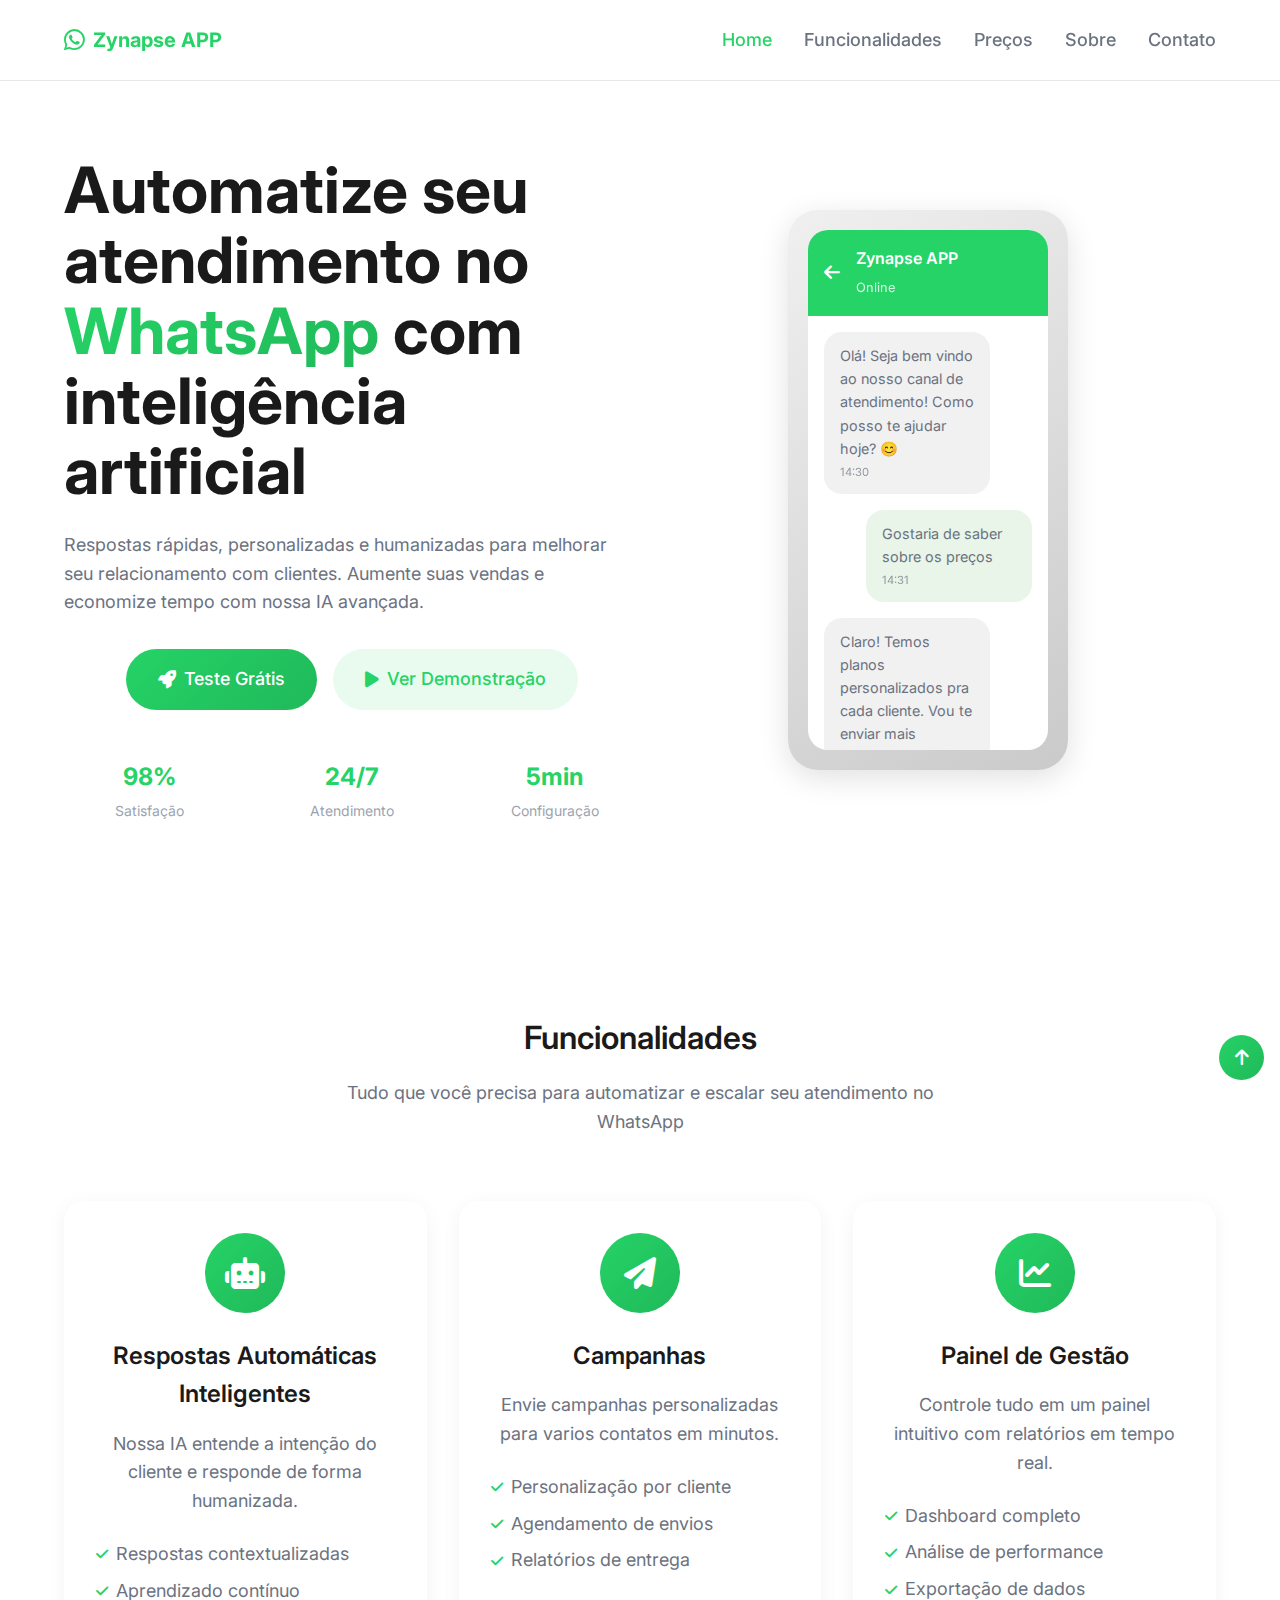
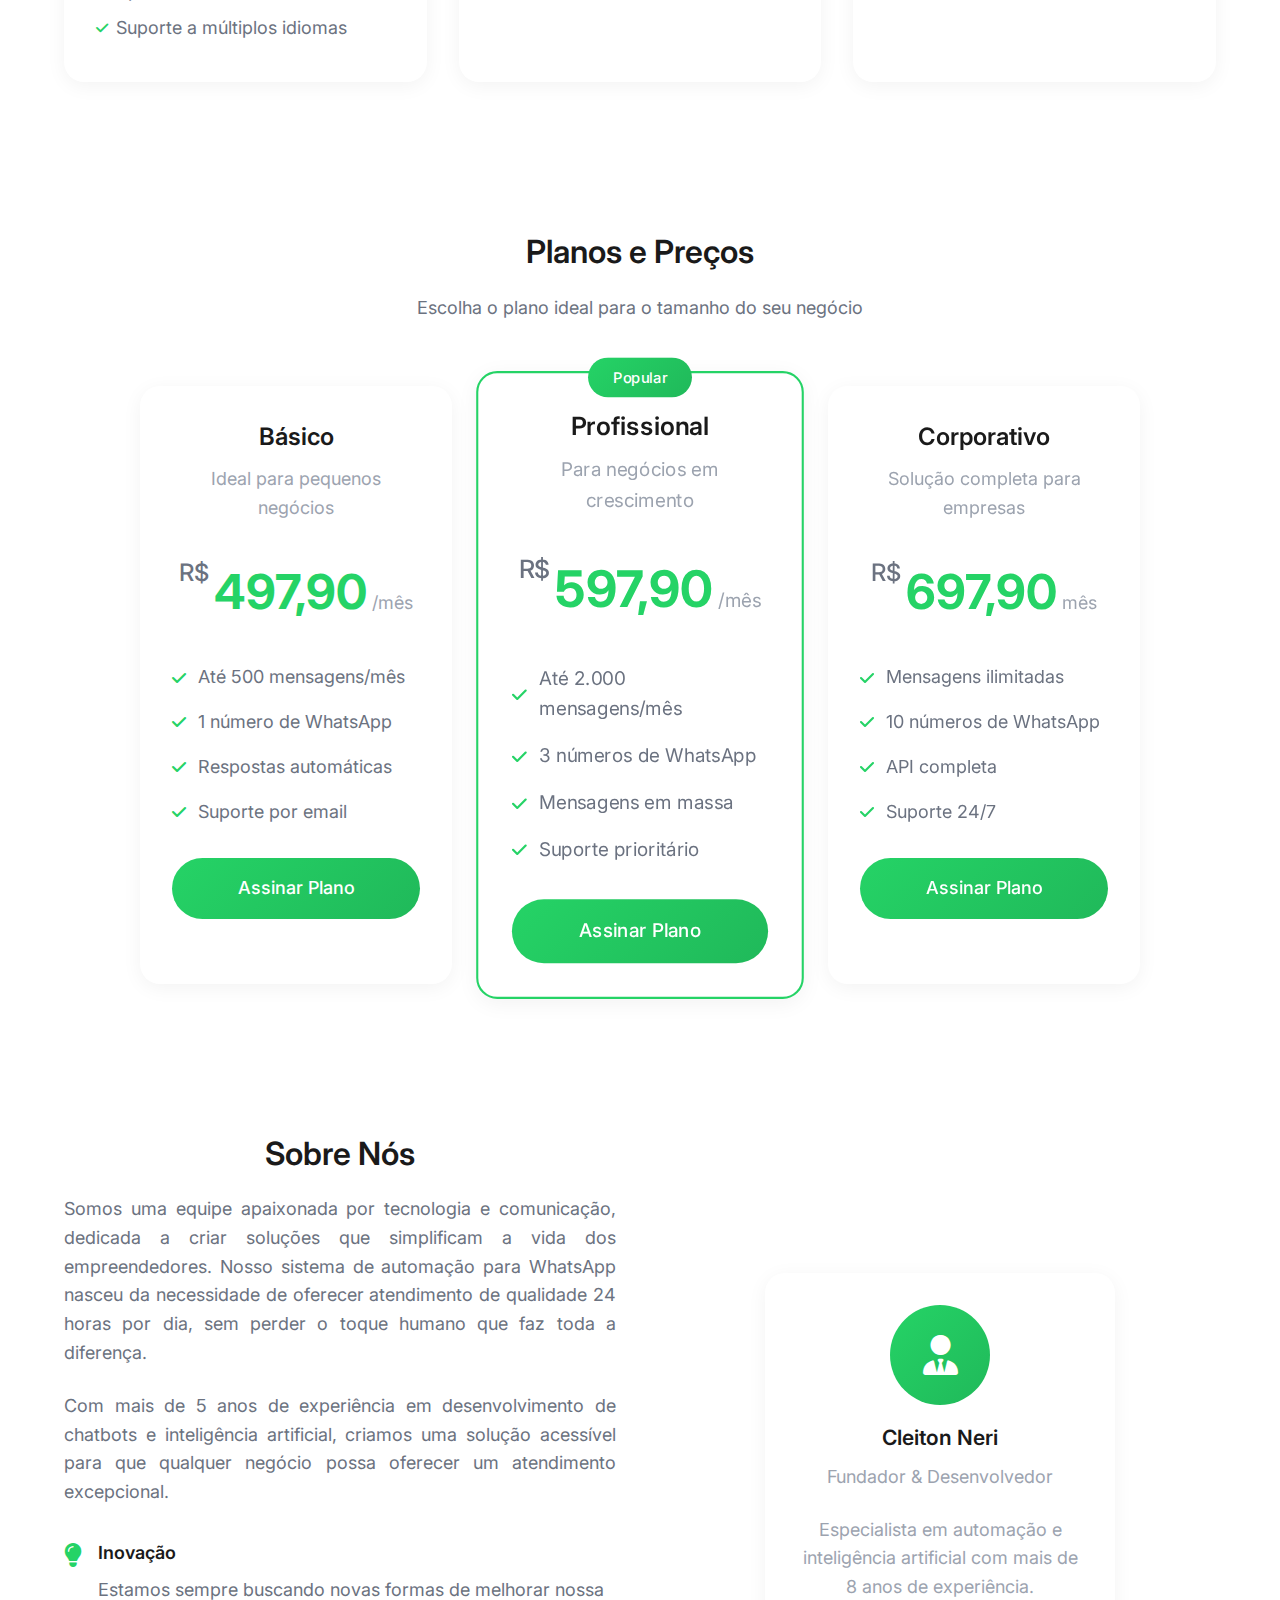
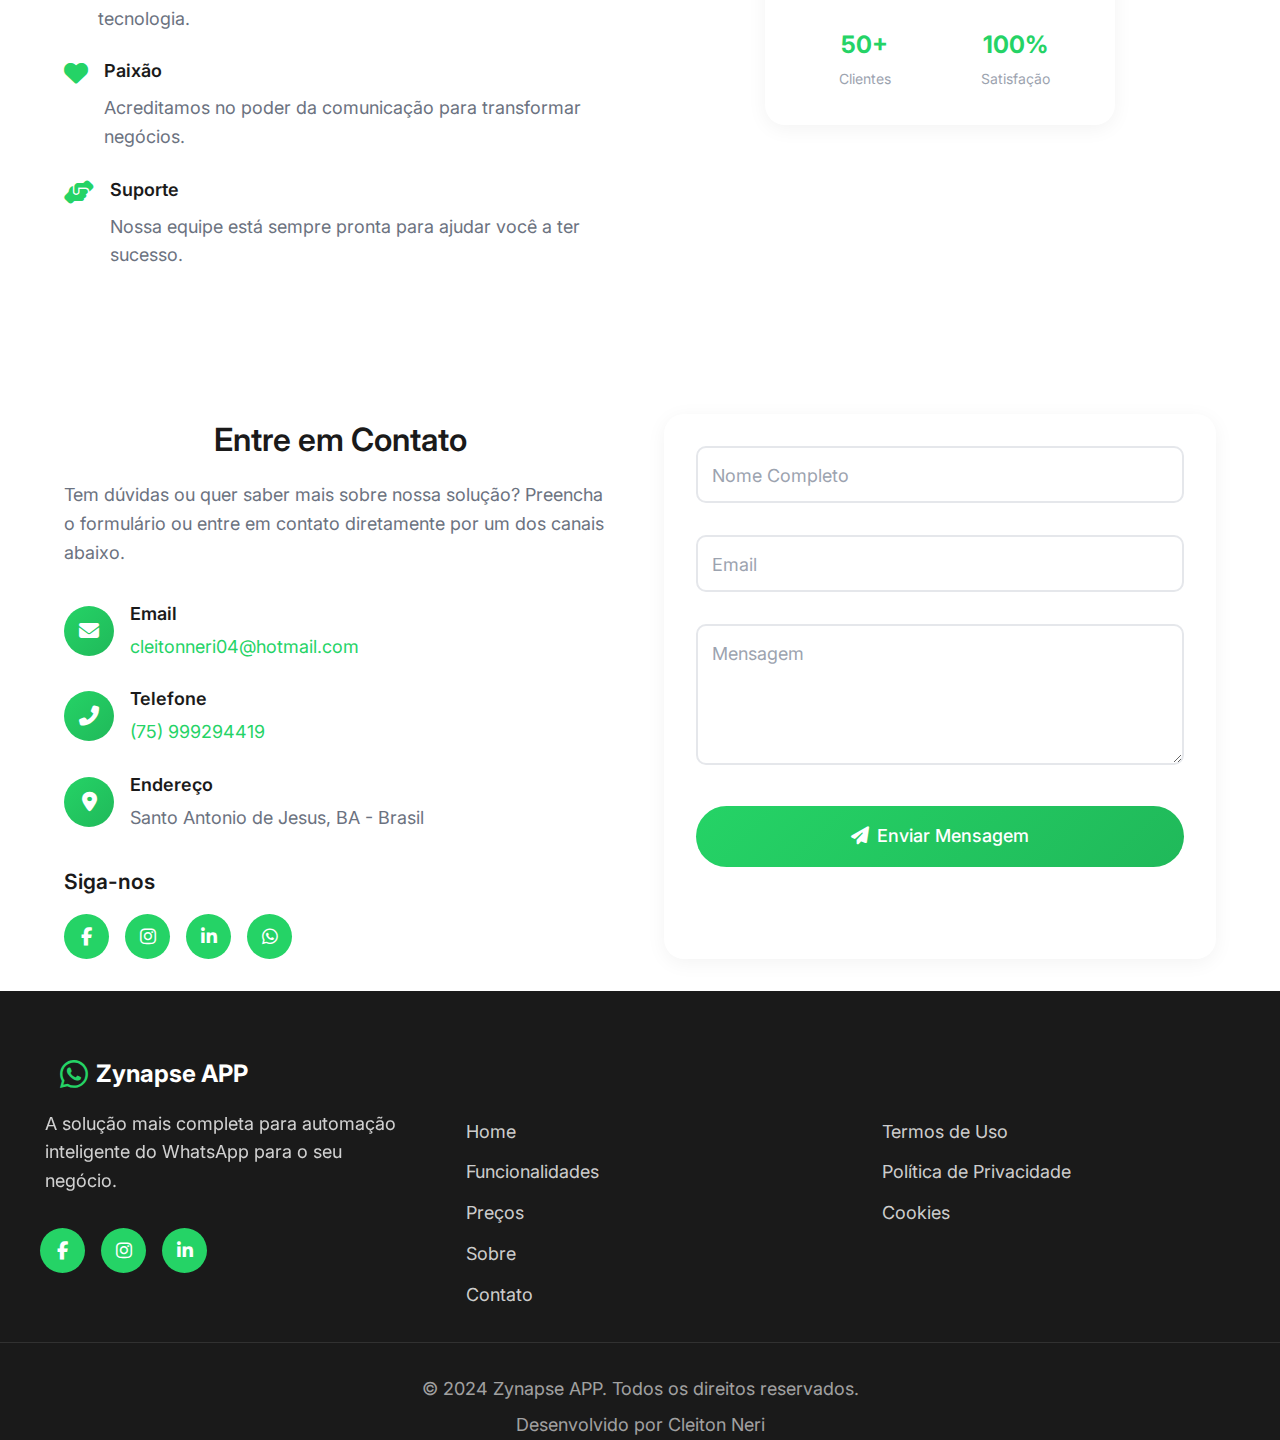
<file: index.html>
<!DOCTYPE html>
<html lang="pt-BR">
<head>
    <meta charset="UTF-8">
    <meta name="viewport" content="width=device-width, initial-scale=1.0">
    <title>Automação Inteligente para WhatsApp - IA Personalizada</title>
    <meta name="description" content="Automatize seu atendimento no WhatsApp com inteligência artificial. Respostas humanizadas, envio em massa e painel de gestão completo.">
    <meta name="keywords" content="automação whatsapp, chatbot whatsapp, inteligência artificial, atendimento automatizado, mensagens em massa">
    
    <!-- Google Fonts -->
    <link href="https://fonts.googleapis.com/css2?family=Inter:wght@400;500;600;700&display=swap" rel="stylesheet">
    
    <!-- Font Awesome -->
    <link href="https://cdnjs.cloudflare.com/ajax/libs/font-awesome/6.4.0/css/all.min.css" rel="stylesheet">
    
    <!-- CSS -->
    <link rel="stylesheet" href="css/styles.css">
</head>
<body>
    <!-- Header -->
    <header class="header">
        <nav class="nav container">
            <div class="nav__logo">
                <i class="fab fa-whatsapp"></i>
                <span>Zynapse APP</span>
            </div>
            <div class="nav__menu" id="nav-menu">
                <ul class="nav__list">
                    <li class="nav__item">
                        <a href="#home" class="nav__link active">Home</a>
                    </li>
                    <li class="nav__item">
                        <a href="#funcionalidades" class="nav__link">Funcionalidades</a>
                    </li>
                    <li class="nav__item">
                        <a href="#precos" class="nav__link">Preços</a>
                    </li>
                    <li class="nav__item">
                        <a href="#sobre" class="nav__link">Sobre</a>
                    </li>
                    <li class="nav__item">
                        <a href="#contato" class="nav__link">Contato</a>
                    </li>
                </ul>
                <div class="nav__close" id="nav-close">
                    <i class="fas fa-times"></i>
                </div>
            </div>
            <div class="nav__toggle" id="nav-toggle">
                <i class="fas fa-bars"></i>
            </div>
        </nav>
    </header>

    <!-- Main -->
    <main class="main">
        <!-- Home -->
        <section class="home section" id="home">
            <div class="home__container container grid">
                <div class="home__data">
                    <h1 class="home__title">
                        Automatize seu atendimento no 
                        <span class="gradient-text">WhatsApp</span> 
                        com inteligência artificial
                    </h1>
                    <p class="home__description">
                        Respostas rápidas, personalizadas e humanizadas para melhorar seu relacionamento com clientes. 
                        Aumente suas vendas e economize tempo com nossa IA avançada.
                    </p>
                    <div class="home__buttons">
                        <a href="https://wa.me/5575999294419?text=Ol%C3%A1%21%20Gostaria%20de%20experimentar%20o%20teste%20gr%C3%A1tis%20da%20automa%C3%A7%C3%A3o%20de%20WhatsApp." target="_blank" class="button">
                            <i class="fas fa-rocket"></i>
                            Teste Grátis
                        </a>
                        <a href="https://wa.me/5575999294419?text=Ol%C3%A1%21%20Gostaria%20de%20ver%20uma%20demonstra%C3%A7%C3%A3o%20da%20automa%C3%A7%C3%A3o%20de%20WhatsApp." target="_blank" class="button button--ghost">
                            <i class="fas fa-play"></i>
                            Ver Demonstração
                        </a>
                    </div>
                    <div class="home__stats">
                        <div class="stat">
                            <span class="stat__number">98%</span>
                            <span class="stat__text">Satisfação</span>
                        </div>
                        <div class="stat">
                            <span class="stat__number">24/7</span>
                            <span class="stat__text">Atendimento</span>
                        </div>
                        <div class="stat">
                            <span class="stat__number">5min</span>
                            <span class="stat__text">Configuração</span>
                        </div>
                    </div>
                </div>
                <div class="home__img">
                    <div class="phone-mockup">
                        <div class="phone-screen">
                            <div class="chat-header">
                                <i class="fas fa-arrow-left"></i>
                                <div class="chat-info">
                                    <h4>Zynapse APP</h4>
                                    <span>Online</span>
                                </div>
                            </div>
                            <div class="chat-messages">
                                <div class="message received">
                                    <p>Olá! Seja bem vindo ao nosso canal de atendimento! Como posso te ajudar hoje? 😊</p>
                                    <span class="time">14:30</span>
                                </div>
                                <div class="message sent">
                                    <p>Gostaria de saber sobre os preços</p>
                                    <span class="time">14:31</span>
                                </div>
                                <div class="message received">
                                    <p>Claro! Temos planos personalizados pra cada cliente. Vou te enviar mais detalhes</p>
                                    <span class="time">14:31</span>
                                </div>
                                <div class="typing-indicator">
                                    <span></span>
                                    <span></span>
                                    <span></span>
                                </div>
                            </div>
                        </div>
                    </div>
                </div>
            </div>
        </section>

        <!-- Funcionalidades -->
        <section class="section" id="funcionalidades">
            <div class="container">
                <div class="section__header">
                    <h2 class="section__title">Funcionalidades</h2>
                    <p class="section__description">
                        Tudo que você precisa para automatizar e escalar seu atendimento no WhatsApp
                    </p>
                </div>
                <div class="features__container grid">
                    <article class="feature__card">
                        <div class="feature__icon">
                            <i class="fas fa-robot"></i>
                        </div>
                        <h3 class="feature__title">Respostas Automáticas Inteligentes</h3>
                        <p class="feature__description">
                            Nossa IA entende a intenção do cliente e responde de forma humanizada.
                        </p>
                        <ul class="feature__list">
                            <li><i class="fas fa-check"></i> Respostas contextualizadas</li>
                            <li><i class="fas fa-check"></i> Aprendizado contínuo</li>
                            <li><i class="fas fa-check"></i> Suporte a múltiplos idiomas</li>
                        </ul>
                    </article>
                    <article class="feature__card">
                        <div class="feature__icon">
                            <i class="fas fa-paper-plane"></i>
                        </div>
                        <h3 class="feature__title">Campanhas</h3>
                        <p class="feature__description">
                            Envie campanhas personalizadas para varios contatos em minutos.
                        </p>
                        <ul class="feature__list">
                            <li><i class="fas fa-check"></i> Personalização por cliente</li>
                            <li><i class="fas fa-check"></i> Agendamento de envios</li>
                            <li><i class="fas fa-check"></i> Relatórios de entrega</li>
                        </ul>
                    </article>
                    <article class="feature__card">
                        <div class="feature__icon">
                            <i class="fas fa-chart-line"></i>
                        </div>
                        <h3 class="feature__title">Painel de Gestão</h3>
                        <p class="feature__description">
                            Controle tudo em um painel intuitivo com relatórios em tempo real.
                        </p>
                        <ul class="feature__list">
                            <li><i class="fas fa-check"></i> Dashboard completo</li>
                            <li><i class="fas fa-check"></i> Análise de performance</li>
                            <li><i class="fas fa-check"></i> Exportação de dados</li>
                        </ul>
                    </article>
                </div>
            </div>
        </section>

        <!-- Preços -->
        <section class="section" id="precos">
            <div class="container">
                <div class="section__header">
                    <h2 class="section__title">Planos e Preços</h2>
                    <p class="section__description">
                        Escolha o plano ideal para o tamanho do seu negócio
                    </p>
                </div>
                <div class="pricing__container grid">
                    <article class="pricing__card">
                        <h3 class="pricing__title">Básico</h3>
                        <p class="pricing__subtitle">Ideal para pequenos negócios</p>
                        <div class="pricing__price">
                            <span class="currency">R$</span>
                            <span class="amount">497,90</span>
                            <span class="period">/mês</span>
                        </div>
                        <ul class="pricing__features">
                            <li><i class="fas fa-check"></i> Até 500 mensagens/mês</li>
                            <li><i class="fas fa-check"></i> 1 número de WhatsApp</li>
                            <li><i class="fas fa-check"></i> Respostas automáticas</li>
                            <li><i class="fas fa-check"></i> Suporte por email</li>
                        </ul>
                        <a href="https://wa.me/5575999294419?text=Ol%C3%A1%21%20Tenho%20interesse%20no%20Plano%20B%C3%A1sico%20de%20R%2497,00%2Fm%C3%AAs." target="_blank" class="button button--full">Assinar Plano</a>
                    </article>
                    <article class="pricing__card pricing__card--popular">
                        <div class="pricing__badge">Popular</div>
                        <h3 class="pricing__title">Profissional</h3>
                        <p class="pricing__subtitle">Para negócios em crescimento</p>
                        <div class="pricing__price">
                            <span class="currency">R$</span>
                            <span class="amount">597,90</span>
                            <span class="period">/mês</span>
                        </div>
                        <ul class="pricing__features">
                            <li><i class="fas fa-check"></i> Até 2.000 mensagens/mês</li>
                            <li><i class="fas fa-check"></i> 3 números de WhatsApp</li>
                            <li><i class="fas fa-check"></i> Mensagens em massa</li>
                            <li><i class="fas fa-check"></i> Suporte prioritário</li>
                        </ul>
                        <a href="https://wa.me/5575999294419?text=Ol%C3%A1%21%20Tenho%20interesse%20no%20Plano%20Profissional%20de%20R%24597,00%2Fm%C3%AAs." target="_blank" class="button button--full">Assinar Plano</a>
                    </article>
                    <article class="pricing__card">
                        <h3 class="pricing__title">Corporativo</h3>
                        <p class="pricing__subtitle">Solução completa para empresas</p>
                        <div class="pricing__price">
                            <span class="currency">R$</span>
                            <span class="amount">697,90</span>
                            <span class="period">mês</span>
                        </div>
                        <ul class="pricing__features">
                            <li><i class="fas fa-check"></i> Mensagens ilimitadas</li>
                            <li><i class="fas fa-check"></i> 10 números de WhatsApp</li>
                            <li><i class="fas fa-check"></i> API completa</li>
                            <li><i class="fas fa-check"></i> Suporte 24/7</li>
                        </ul>
                        <a href="https://wa.me/5575999294419?text=Ol%C3%A1%21%20Tenho%20interesse%20no%20Plano%20Corporativo%20de%20R%24697,00%2Fm%C3%AAs." target="_blank" class="button button--full">Assinar Plano</a>
                    </article>
                </div>
            </div>
        </section>

        <!-- Sobre -->
        <section class="section" id="sobre">
            <div class="container about__container grid">
                <div>
                    <h2 class="section__title">Sobre Nós</h2>
                    <p class="about__description">
                        Somos uma equipe apaixonada por tecnologia e comunicação, dedicada a criar soluções que simplificam a vida dos empreendedores. 
                        Nosso sistema de automação para WhatsApp nasceu da necessidade de oferecer atendimento de qualidade 24 horas por dia, 
                        sem perder o toque humano que faz toda a diferença.
                    </p>
                    <p class="about__description">
                        Com mais de 5 anos de experiência em desenvolvimento de chatbots e inteligência artificial, 
                        criamos uma solução acessível para que qualquer negócio possa oferecer um atendimento excepcional.
                    </p>
                    <div class="about__values">
                        <div class="value">
                            <i class="fas fa-lightbulb"></i>
                            <div>
                                <h4>Inovação</h4>
                                <p>Estamos sempre buscando novas formas de melhorar nossa tecnologia.</p>
                            </div>
                        </div>
                        <div class="value">
                            <i class="fas fa-heart"></i>
                            <div>
                                <h4>Paixão</h4>
                                <p>Acreditamos no poder da comunicação para transformar negócios.</p>
                            </div>
                        </div>
                        <div class="value">
                            <i class="fas fa-hands-helping"></i>
                            <div>
                                <h4>Suporte</h4>
                                <p>Nossa equipe está sempre pronta para ajudar você a ter sucesso.</p>
                            </div>
                        </div>
                    </div>
                </div>
                <div class="founder-card">
                    <div class="founder-avatar">
                        <i class="fas fa-user-tie"></i>
                    </div>
                    <div class="founder-info">
                        <h3>Cleiton Neri</h3>
                        <p>Fundador & Desenvolvedor</p>
                        <p>Especialista em automação e inteligência artificial com mais de 8 anos de experiência.</p>
                    </div>
                    <div class="founder-stats">
                        <div class="stat">
                            <span>50+</span>
                            <small>Clientes</small>
                        </div>
                        <div class="stat">
                            <span>100%</span>
                            <small>Satisfação</small>
                        </div>
                    </div>
                </div>
            </div>
        </section>

        <!-- Contato -->
        <section class="section contato" id="contato">
            <div class="container contact__container grid">
                <div class="contact__info">
                    <h2 class="section__title">Entre em Contato</h2>
                    <p>
                        Tem dúvidas ou quer saber mais sobre nossa solução? 
                        Preencha o formulário ou entre em contato diretamente por um dos canais abaixo.
                    </p>
                    <div class="contact__data">
                        <div class="contact__item">
                            <i class="fas fa-envelope"></i>
                            <div>
                                <h4>Email</h4>
                                <a href="mailto:cleitonneri04@hotmail.com">cleitonneri04@hotmail.com</a>
                            </div>
                        </div>
                        <div class="contact__item">
                            <i class="fas fa-phone-alt"></i>
                            <div>
                                <h4>Telefone</h4>
                                <a href="tel:+5575999294419">(75) 999294419</a>
                            </div>
                        </div>
                        <div class="contact__item">
                            <i class="fas fa-map-marker-alt"></i>
                            <div>
                                <h4>Endereço</h4>
                                <span>Santo Antonio de Jesus, BA - Brasil</span>
                            </div>
                        </div>
                    </div>
                    <h3>Siga-nos</h3>
                    <div class="social__links">
                        <a href="https://facebook.com" class="social__link" target="_blank"><i class="fab fa-facebook-f"></i></a>
                        <a href="https://instagram.com/nericleiton04" class="social__link" target="_blank"><i class="fab fa-instagram"></i></a>
                        <a href="https://linkedin.com" class="social__link" target="_blank"><i class="fab fa-linkedin-in"></i></a>
                        <a href="https://wa.me/5575999294419" class="social__link" target="_blank"><i class="fab fa-whatsapp"></i></a>
                    </div>
                </div>
                <div class="contact__form">
                    <div class="form__group">
                        <input type="text" class="form__input" id="name" placeholder=" ">
                        <label for="name" class="form__label">Nome Completo</label>
                    </div>
                    <div class="form__group">
                        <input type="email" class="form__input" id="email" placeholder=" ">
                        <label for="email" class="form__label">Email</label>
                    </div>
                    <div class="form__group">
                        <textarea class="form__input" id="message" rows="5" placeholder=" "></textarea>
                        <label for="message" class="form__label">Mensagem</label>
                    </div>
                    <a href="https://wa.me/5575999294419?text=Ol%C3%A1%21%20Gostaria%20de%20mais%20informa%C3%A7%C3%B5es%20sobre%20a%20automa%C3%A7%C3%A3o%20de%20WhatsApp." target="_blank" class="button button--full">
                        <i class="fas fa-paper-plane"></i>
                        Enviar Mensagem
                    </a>
                </div>
            </div>
        </section>
    </main>

    <!-- Footer -->
    <footer class="footer">
        <div class="container footer__container grid">
            <div>
                <div class="footer__logo">
                    <i class="fab fa-whatsapp"></i>
                    <span>Zynapse APP</span>
                </div>
                <p class="footer__description">
                     A solução mais completa para automação inteligente do WhatsApp para o seu negócio.
                </p>
                <div class="footer__social">
                    <a href="https://facebook.com" class="footer__social-link" target="_blank"><i class="fab fa-facebook-f"></i></a>
                    <a href="https://instagram.com/nericleiton04" class="footer__social-link" target="_blank"><i class="fab fa-instagram"></i></a>
                    <a href="https://linkedin.com" class="footer__social-link" target="_blank"><i class="fab fa-linkedin-in"></i></a>
                </div>
            </div>
            <div>
                <h3 class="footer__title">Links Rápidos</h3>
                <ul class="footer__links">
                    <li><a href="#home" class="footer__link">Home</a></li>
                    <li><a href="#funcionalidades" class="footer__link">Funcionalidades</a></li>
                    <li><a href="#precos" class="footer__link">Preços</a></li>
                    <li><a href="#sobre" class="footer__link">Sobre</a></li>
                    <li><a href="#contato" class="footer__link">Contato</a></li>
                </ul>
            </div>
            <div>
                <h3 class="footer__title">Legal</h3>
                <ul class="footer__links">
                    <li><a href="termos.html" class="footer__link">Termos de Uso</a></li>
                    <li><a href="privacidade.html" class="footer__link">Política de Privacidade</a></li>
                    <li><a href="cookies.html" class="footer__link">Cookies</a></li>
                </ul>
            </div>
        </div>
        <div class="footer__copy">
            <p>&copy; 2024 Zynapse APP. Todos os direitos reservados.</p>
            <p>Desenvolvido por Cleiton Neri</p>
        </div>
    </footer>

    <!-- Scroll Up -->
    <a href="#" class="scrollup" id="scroll-up">
        <i class="fas fa-arrow-up"></i>
    </a>

    <!-- Google Analytics -->
    <script async src="https://www.googletagmanager.com/gtag/js?id=GA_MEASUREMENT_ID"></script>
    <script>
        window.dataLayer = window.dataLayer || [];
        function gtag(){dataLayer.push(arguments);}
        gtag('js', new Date());
        gtag('config', 'GA_MEASUREMENT_ID');
    </script>

    <!-- JavaScript -->
    <script src="js/script.js"></script>
</body>
</html>
</file>
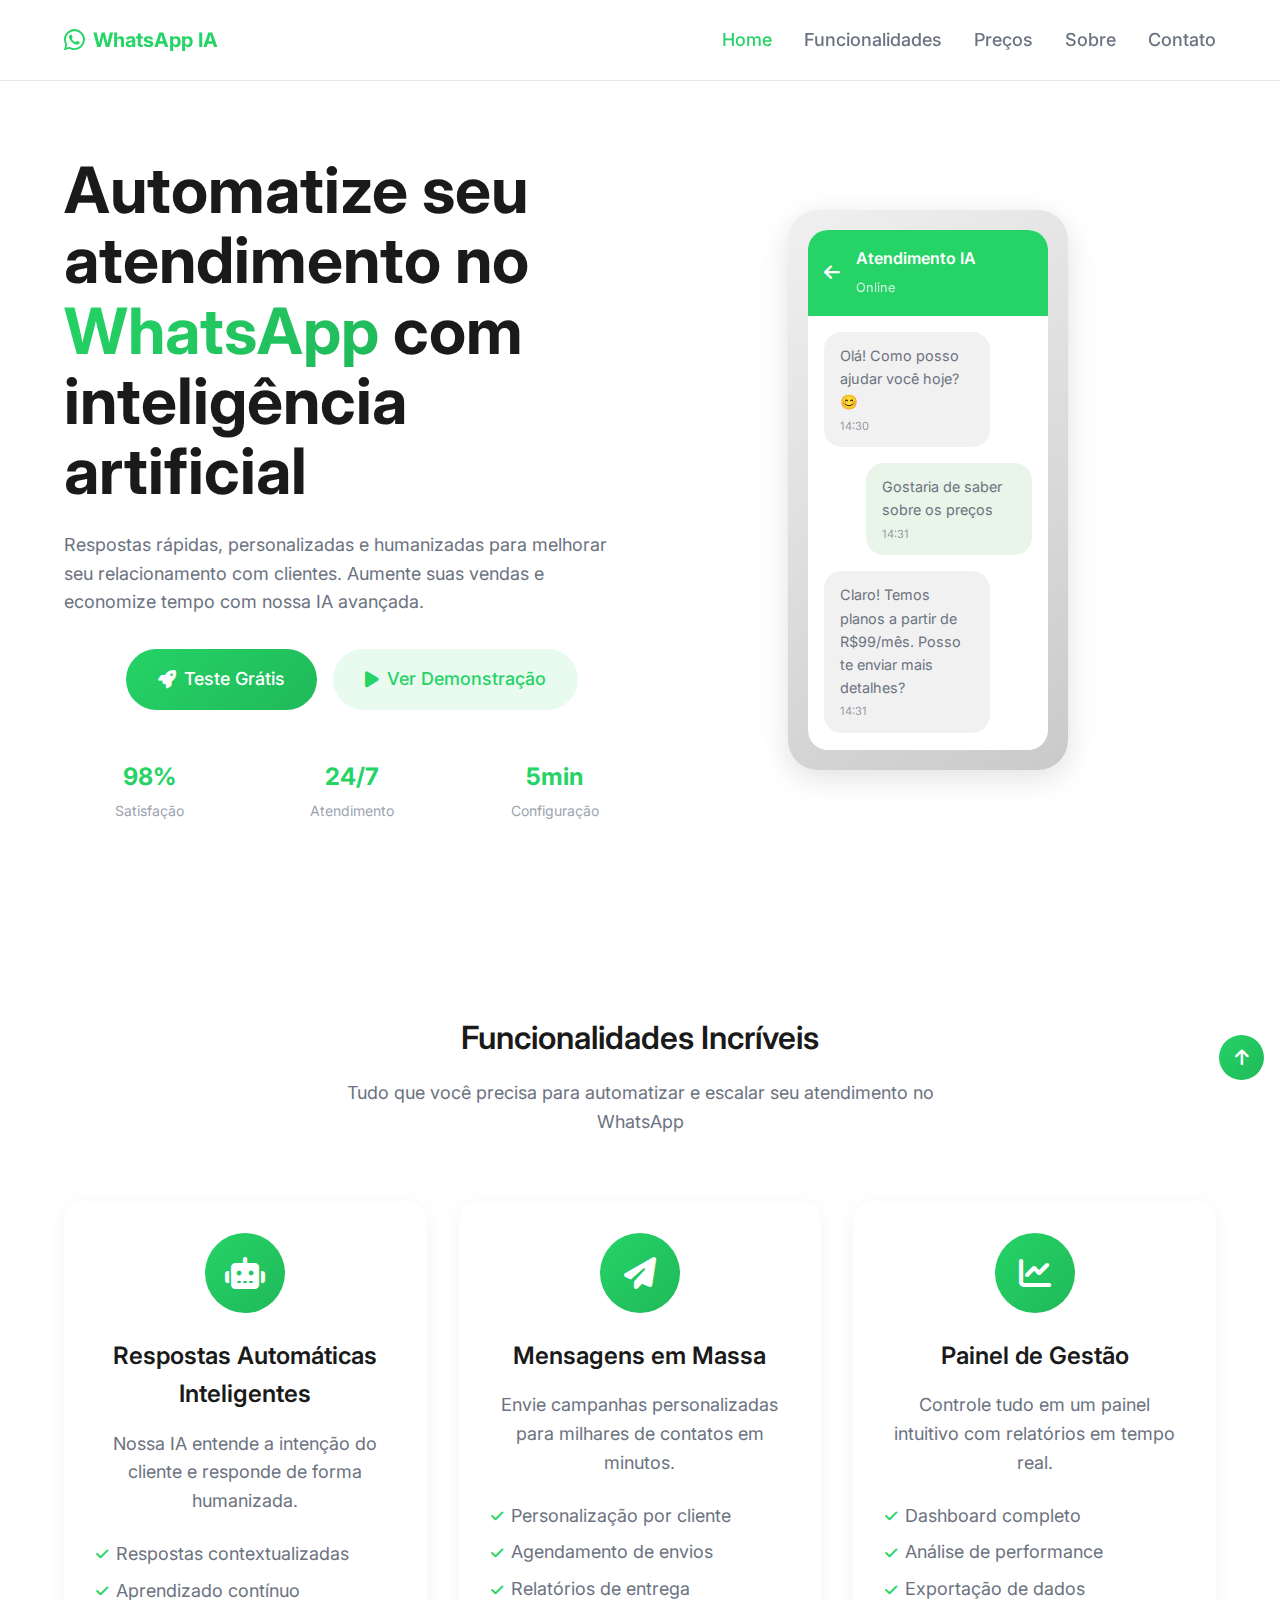
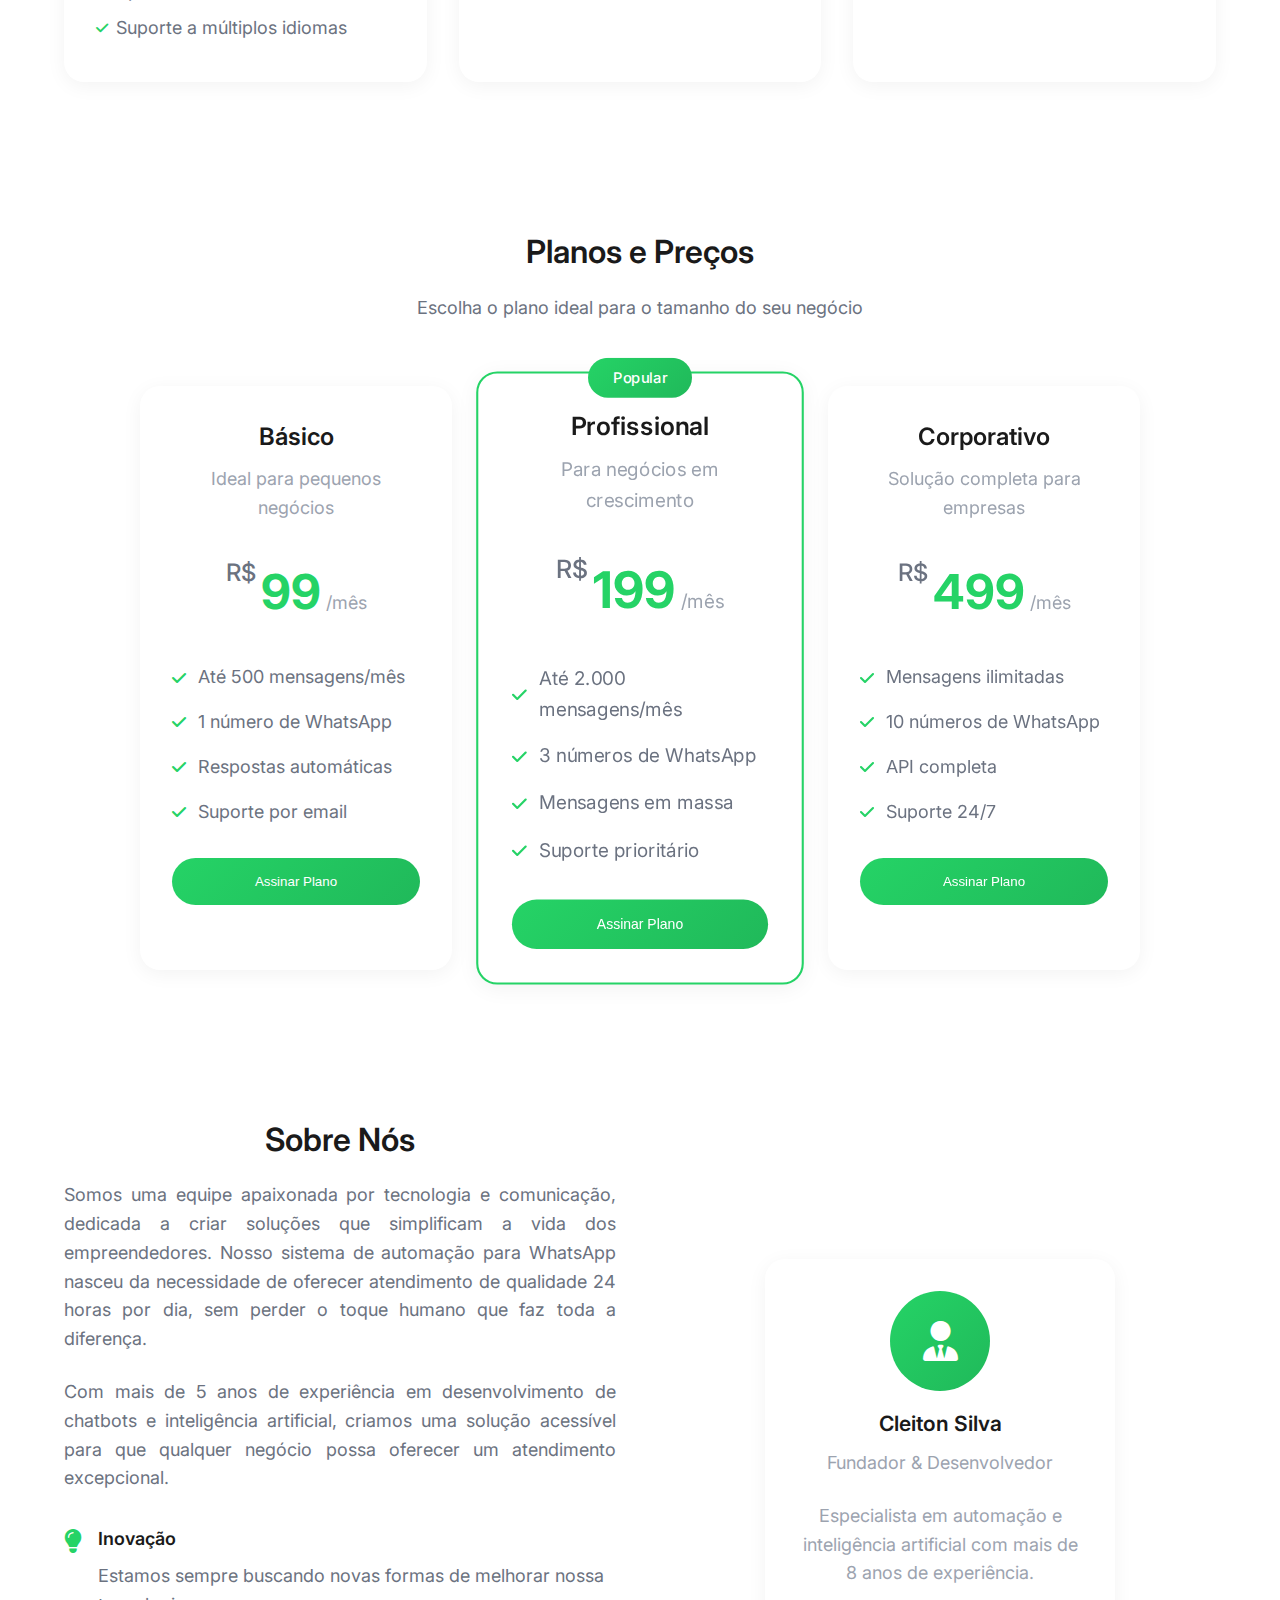
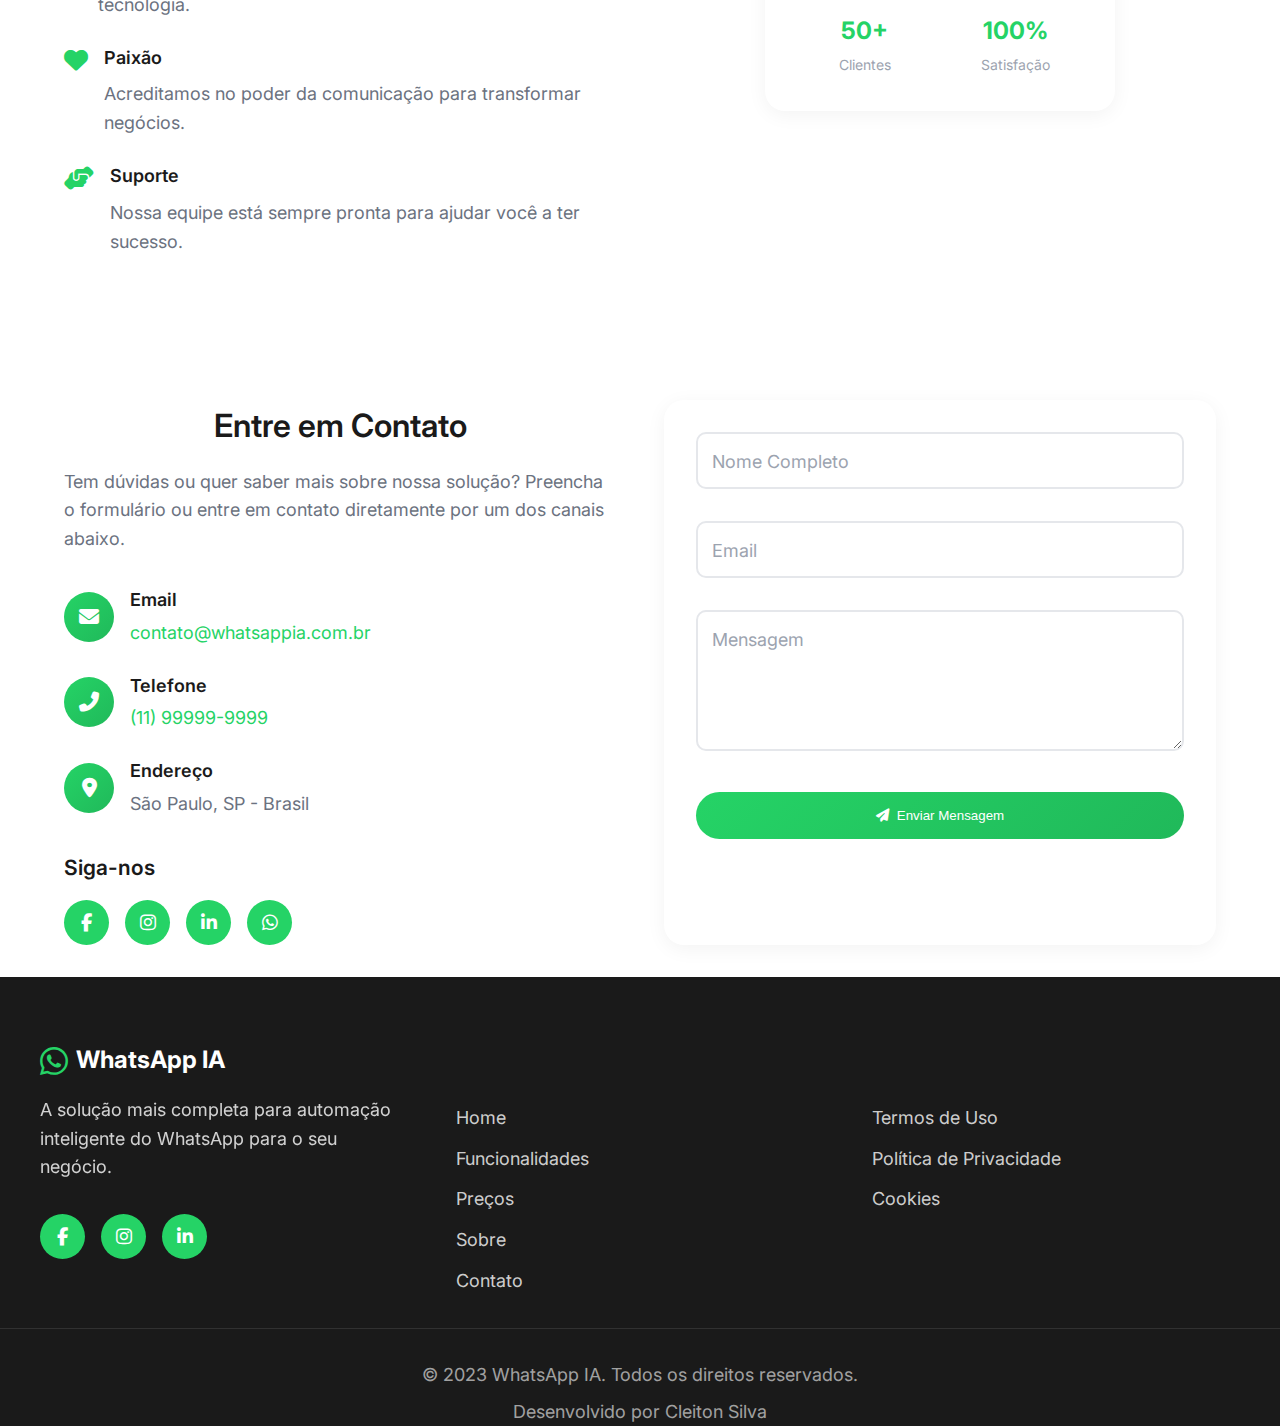
<file: Automação Comercial/index.html>
<!DOCTYPE html>
<html lang="pt-BR">
<head>
    <meta charset="UTF-8">
    <meta name="viewport" content="width=device-width, initial-scale=1.0">
    <title>Automação Inteligente para WhatsApp - IA Personalizada</title>
    <meta name="description" content="Automatize seu atendimento no WhatsApp com inteligência artificial. Respostas humanizadas, envio em massa e painel de gestão completo.">
    <meta name="keywords" content="automação whatsapp, chatbot whatsapp, inteligência artificial, atendimento automatizado, mensagens em massa">
    
    <!-- Google Fonts -->
    <link href="https://fonts.googleapis.com/css2?family=Inter:wght@400;500;600;700&display=swap" rel="stylesheet">
    
    <!-- Font Awesome -->
    <link href="https://cdnjs.cloudflare.com/ajax/libs/font-awesome/6.4.0/css/all.min.css" rel="stylesheet">
    
    <!-- CSS -->
    <link rel="stylesheet" href="css/styles.css">
</head>
<body>
    <!-- Header -->
    <header class="header">
        <nav class="nav container">
            <div class="nav__logo">
                <i class="fab fa-whatsapp"></i>
                <span>WhatsApp IA</span>
            </div>
            <div class="nav__menu" id="nav-menu">
                <ul class="nav__list">
                    <li class="nav__item">
                        <a href="#home" class="nav__link active">Home</a>
                    </li>
                    <li class="nav__item">
                        <a href="#funcionalidades" class="nav__link">Funcionalidades</a>
                    </li>
                    <li class="nav__item">
                        <a href="#precos" class="nav__link">Preços</a>
                    </li>
                    <li class="nav__item">
                        <a href="#sobre" class="nav__link">Sobre</a>
                    </li>
                    <li class="nav__item">
                        <a href="#contato" class="nav__link">Contato</a>
                    </li>
                </ul>
                <div class="nav__close" id="nav-close">
                    <i class="fas fa-times"></i>
                </div>
            </div>
            <div class="nav__toggle" id="nav-toggle">
                <i class="fas fa-bars"></i>
            </div>
        </nav>
    </header>

    <!-- Main -->
    <main class="main">
        <!-- Home -->
        <section class="home section" id="home">
            <div class="home__container container grid">
                <div class="home__data">
                    <h1 class="home__title">
                        Automatize seu atendimento no 
                        <span class="gradient-text">WhatsApp</span> 
                        com inteligência artificial
                    </h1>
                    <p class="home__description">
                        Respostas rápidas, personalizadas e humanizadas para melhorar seu relacionamento com clientes. 
                        Aumente suas vendas e economize tempo com nossa IA avançada.
                    </p>
                    <div class="home__buttons">
                        <a href="#contato" class="button">
                            <i class="fas fa-rocket"></i>
                            Teste Grátis
                        </a>
                        <a href="#funcionalidades" class="button button--ghost">
                            <i class="fas fa-play"></i>
                            Ver Demonstração
                        </a>
                    </div>
                    <div class="home__stats">
                        <div class="stat">
                            <span class="stat__number">98%</span>
                            <span class="stat__text">Satisfação</span>
                        </div>
                        <div class="stat">
                            <span class="stat__number">24/7</span>
                            <span class="stat__text">Atendimento</span>
                        </div>
                        <div class="stat">
                            <span class="stat__number">5min</span>
                            <span class="stat__text">Configuração</span>
                        </div>
                    </div>
                </div>
                <div class="home__img">
                    <div class="phone-mockup">
                        <div class="phone-screen">
                            <div class="chat-header">
                                <i class="fas fa-arrow-left"></i>
                                <div class="chat-info">
                                    <h4>Atendimento IA</h4>
                                    <span>Online</span>
                                </div>
                            </div>
                            <div class="chat-messages">
                                <div class="message received">
                                    <p>Olá! Como posso ajudar você hoje? 😊</p>
                                    <span class="time">14:30</span>
                                </div>
                                <div class="message sent">
                                    <p>Gostaria de saber sobre os preços</p>
                                    <span class="time">14:31</span>
                                </div>
                                <div class="message received">
                                    <p>Claro! Temos planos a partir de R$99/mês. Posso te enviar mais detalhes?</p>
                                    <span class="time">14:31</span>
                                </div>
                                <div class="typing-indicator">
                                    <span></span>
                                    <span></span>
                                    <span></span>
                                </div>
                            </div>
                        </div>
                    </div>
                </div>
            </div>
        </section>

        <!-- Funcionalidades -->
        <section class="section" id="funcionalidades">
            <div class="container">
                <div class="section__header">
                    <h2 class="section__title">Funcionalidades Incríveis</h2>
                    <p class="section__description">
                        Tudo que você precisa para automatizar e escalar seu atendimento no WhatsApp
                    </p>
                </div>
                <div class="features__container grid">
                    <article class="feature__card">
                        <div class="feature__icon">
                            <i class="fas fa-robot"></i>
                        </div>
                        <h3 class="feature__title">Respostas Automáticas Inteligentes</h3>
                        <p class="feature__description">
                            Nossa IA entende a intenção do cliente e responde de forma humanizada.
                        </p>
                        <ul class="feature__list">
                            <li><i class="fas fa-check"></i> Respostas contextualizadas</li>
                            <li><i class="fas fa-check"></i> Aprendizado contínuo</li>
                            <li><i class="fas fa-check"></i> Suporte a múltiplos idiomas</li>
                        </ul>
                    </article>
                    <article class="feature__card">
                        <div class="feature__icon">
                            <i class="fas fa-paper-plane"></i>
                        </div>
                        <h3 class="feature__title">Mensagens em Massa</h3>
                        <p class="feature__description">
                            Envie campanhas personalizadas para milhares de contatos em minutos.
                        </p>
                        <ul class="feature__list">
                            <li><i class="fas fa-check"></i> Personalização por cliente</li>
                            <li><i class="fas fa-check"></i> Agendamento de envios</li>
                            <li><i class="fas fa-check"></i> Relatórios de entrega</li>
                        </ul>
                    </article>
                    <article class="feature__card">
                        <div class="feature__icon">
                            <i class="fas fa-chart-line"></i>
                        </div>
                        <h3 class="feature__title">Painel de Gestão</h3>
                        <p class="feature__description">
                            Controle tudo em um painel intuitivo com relatórios em tempo real.
                        </p>
                        <ul class="feature__list">
                            <li><i class="fas fa-check"></i> Dashboard completo</li>
                            <li><i class="fas fa-check"></i> Análise de performance</li>
                            <li><i class="fas fa-check"></i> Exportação de dados</li>
                        </ul>
                    </article>
                </div>
            </div>
        </section>

        <!-- Preços -->
        <section class="section" id="precos">
            <div class="container">
                <div class="section__header">
                    <h2 class="section__title">Planos e Preços</h2>
                    <p class="section__description">
                        Escolha o plano ideal para o tamanho do seu negócio
                    </p>
                </div>
                <div class="pricing__container grid">
                    <article class="pricing__card">
                        <h3 class="pricing__title">Básico</h3>
                        <p class="pricing__subtitle">Ideal para pequenos negócios</p>
                        <div class="pricing__price">
                            <span class="currency">R$</span>
                            <span class="amount">99</span>
                            <span class="period">/mês</span>
                        </div>
                        <ul class="pricing__features">
                            <li><i class="fas fa-check"></i> Até 500 mensagens/mês</li>
                            <li><i class="fas fa-check"></i> 1 número de WhatsApp</li>
                            <li><i class="fas fa-check"></i> Respostas automáticas</li>
                            <li><i class="fas fa-check"></i> Suporte por email</li>
                        </ul>
                        <button class="button button--full">Assinar Plano</button>
                    </article>
                    <article class="pricing__card pricing__card--popular">
                        <div class="pricing__badge">Popular</div>
                        <h3 class="pricing__title">Profissional</h3>
                        <p class="pricing__subtitle">Para negócios em crescimento</p>
                        <div class="pricing__price">
                            <span class="currency">R$</span>
                            <span class="amount">199</span>
                            <span class="period">/mês</span>
                        </div>
                        <ul class="pricing__features">
                            <li><i class="fas fa-check"></i> Até 2.000 mensagens/mês</li>
                            <li><i class="fas fa-check"></i> 3 números de WhatsApp</li>
                            <li><i class="fas fa-check"></i> Mensagens em massa</li>
                            <li><i class="fas fa-check"></i> Suporte prioritário</li>
                        </ul>
                        <button class="button button--full">Assinar Plano</button>
                    </article>
                    <article class="pricing__card">
                        <h3 class="pricing__title">Corporativo</h3>
                        <p class="pricing__subtitle">Solução completa para empresas</p>
                        <div class="pricing__price">
                            <span class="currency">R$</span>
                            <span class="amount">499</span>
                            <span class="period">/mês</span>
                        </div>
                        <ul class="pricing__features">
                            <li><i class="fas fa-check"></i> Mensagens ilimitadas</li>
                            <li><i class="fas fa-check"></i> 10 números de WhatsApp</li>
                            <li><i class="fas fa-check"></i> API completa</li>
                            <li><i class="fas fa-check"></i> Suporte 24/7</li>
                        </ul>
                        <button class="button button--full">Assinar Plano</button>
                    </article>
                </div>
            </div>
        </section>

        <!-- Sobre -->
        <section class="section" id="sobre">
            <div class="container about__container grid">
                <div>
                    <h2 class="section__title">Sobre Nós</h2>
                    <p class="about__description">
                        Somos uma equipe apaixonada por tecnologia e comunicação, dedicada a criar soluções que simplificam a vida dos empreendedores. 
                        Nosso sistema de automação para WhatsApp nasceu da necessidade de oferecer atendimento de qualidade 24 horas por dia, 
                        sem perder o toque humano que faz toda a diferença.
                    </p>
                    <p class="about__description">
                        Com mais de 5 anos de experiência em desenvolvimento de chatbots e inteligência artificial, 
                        criamos uma solução acessível para que qualquer negócio possa oferecer um atendimento excepcional.
                    </p>
                    <div class="about__values">
                        <div class="value">
                            <i class="fas fa-lightbulb"></i>
                            <div>
                                <h4>Inovação</h4>
                                <p>Estamos sempre buscando novas formas de melhorar nossa tecnologia.</p>
                            </div>
                        </div>
                        <div class="value">
                            <i class="fas fa-heart"></i>
                            <div>
                                <h4>Paixão</h4>
                                <p>Acreditamos no poder da comunicação para transformar negócios.</p>
                            </div>
                        </div>
                        <div class="value">
                            <i class="fas fa-hands-helping"></i>
                            <div>
                                <h4>Suporte</h4>
                                <p>Nossa equipe está sempre pronta para ajudar você a ter sucesso.</p>
                            </div>
                        </div>
                    </div>
                </div>
                <div class="founder-card">
                    <div class="founder-avatar">
                        <i class="fas fa-user-tie"></i>
                    </div>
                    <div class="founder-info">
                        <h3>Cleiton Silva</h3>
                        <p>Fundador & Desenvolvedor</p>
                        <p>Especialista em automação e inteligência artificial com mais de 8 anos de experiência.</p>
                    </div>
                    <div class="founder-stats">
                        <div class="stat">
                            <span>50+</span>
                            <small>Clientes</small>
                        </div>
                        <div class="stat">
                            <span>100%</span>
                            <small>Satisfação</small>
                        </div>
                    </div>
                </div>
            </div>
        </section>

        <!-- Contato -->
        <section class="section contato" id="contato">
            <div class="container contact__container grid">
                <div class="contact__info">
                    <h2 class="section__title">Entre em Contato</h2>
                    <p>
                        Tem dúvidas ou quer saber mais sobre nossa solução? 
                        Preencha o formulário ou entre em contato diretamente por um dos canais abaixo.
                    </p>
                    <div class="contact__data">
                        <div class="contact__item">
                            <i class="fas fa-envelope"></i>
                            <div>
                                <h4>Email</h4>
                                <a href="mailto:contato@whatsappia.com.br">contato@whatsappia.com.br</a>
                            </div>
                        </div>
                        <div class="contact__item">
                            <i class="fas fa-phone-alt"></i>
                            <div>
                                <h4>Telefone</h4>
                                <a href="tel:+5511999999999">(11) 99999-9999</a>
                            </div>
                        </div>
                        <div class="contact__item">
                            <i class="fas fa-map-marker-alt"></i>
                            <div>
                                <h4>Endereço</h4>
                                <span>São Paulo, SP - Brasil</span>
                            </div>
                        </div>
                    </div>
                    <h3>Siga-nos</h3>
                    <div class="social__links">
                        <a href="#" class="social__link"><i class="fab fa-facebook-f"></i></a>
                        <a href="#" class="social__link"><i class="fab fa-instagram"></i></a>
                        <a href="#" class="social__link"><i class="fab fa-linkedin-in"></i></a>
                        <a href="#" class="social__link"><i class="fab fa-whatsapp"></i></a>
                    </div>
                </div>
                <form class="contact__form">
                    <div class="form__group">
                        <input type="text" class="form__input" id="name" placeholder=" " required>
                        <label for="name" class="form__label">Nome Completo</label>
                    </div>
                    <div class="form__group">
                        <input type="email" class="form__input" id="email" placeholder=" " required>
                        <label for="email" class="form__label">Email</label>
                    </div>
                    <div class="form__group">
                        <textarea class="form__input" id="message" rows="5" placeholder=" " required></textarea>
                        <label for="message" class="form__label">Mensagem</label>
                    </div>
                    <button type="submit" class="button button--full">
                        <i class="fas fa-paper-plane"></i>
                        Enviar Mensagem
                    </button>
                </form>
            </div>
        </section>
    </main>

    <!-- Footer -->
    <footer class="footer">
        <div class="container footer__container grid">
            <div>
                <div class="footer__logo">
                    <i class="fab fa-whatsapp"></i>
                    <span>WhatsApp IA</span>
                </div>
                <p class="footer__description">
                    A solução mais completa para automação inteligente do WhatsApp para o seu negócio.
                </p>
                <div class="footer__social">
                    <a href="#" class="footer__social-link"><i class="fab fa-facebook-f"></i></a>
                    <a href="#" class="footer__social-link"><i class="fab fa-instagram"></i></a>
                    <a href="#" class="footer__social-link"><i class="fab fa-linkedin-in"></i></a>
                </div>
            </div>
            <div>
                <h3 class="footer__title">Links Rápidos</h3>
                <ul class="footer__links">
                    <li><a href="#home" class="footer__link">Home</a></li>
                    <li><a href="#funcionalidades" class="footer__link">Funcionalidades</a></li>
                    <li><a href="#precos" class="footer__link">Preços</a></li>
                    <li><a href="#sobre" class="footer__link">Sobre</a></li>
                    <li><a href="#contato" class="footer__link">Contato</a></li>
                </ul>
            </div>
            <div>
                <h3 class="footer__title">Legal</h3>
                <ul class="footer__links">
                    <li><a href="#" class="footer__link">Termos de Uso</a></li>
                    <li><a href="#" class="footer__link">Política de Privacidade</a></li>
                    <li><a href="#" class="footer__link">Cookies</a></li>
                </ul>
            </div>
        </div>
        <div class="footer__copy">
            <p>&copy; 2023 WhatsApp IA. Todos os direitos reservados.</p>
            <p>Desenvolvido por Cleiton Silva</p>
        </div>
    </footer>

    <!-- Scroll Up -->
    <a href="#" class="scrollup" id="scroll-up">
        <i class="fas fa-arrow-up"></i>
    </a>

    <!-- Google Analytics -->
    <script async src="https://www.googletagmanager.com/gtag/js?id=GA_MEASUREMENT_ID"></script>
    <script>
        window.dataLayer = window.dataLayer || [];
        function gtag(){dataLayer.push(arguments);}
        gtag('js', new Date());
        gtag('config', 'GA_MEASUREMENT_ID');
    </script>

    <!-- JavaScript -->
    <script src="js/script.js"></script>
</body>
</html>
</file>
<file: css/styles.css>
/* ===== VARIABLES CSS ===== */
:root {
  --header-height: 3.5rem;
  --first-color: #25D366;
  --first-color-alt: #20B95A;
  --first-color-light: #E8F5E8;
  --title-color: #1A1A1A;
  --text-color: #6B7280;
  --text-color-light: #9CA3AF;
  --body-color: #FFFFFF;
  --container-color: #FFFFFF;
  --border-color: #E5E7EB;
  --gradient: linear-gradient(135deg, #25D366 0%, #20B95A 100%);
  --shadow: 0px 4px 20px rgba(0, 0, 0, 0.05);
  --shadow-dark: 0px 8px 30px rgba(0, 0, 0, 0.12);
  --body-font: 'Inter', sans-serif;
  --biggest-font-size: 3rem;
  --h1-font-size: 2rem;
  --h2-font-size: 1.5rem;
  --h3-font-size: 1.25rem;
  --normal-font-size: 1rem;
  --small-font-size: 0.875rem;
  --font-medium: 500;
  --font-semi-bold: 600;
  --font-bold: 700;
  --z-fixed: 100;
  --z-tooltip: 10;
}

@media screen and (min-width: 1024px) {
  :root {
    --biggest-font-size: 4rem;
    --h1-font-size: 2.5rem;
    --h2-font-size: 2rem;
    --h3-font-size: 1.5rem;
    --normal-font-size: 1.125rem;
  }
}

/* ===== BASE ===== */
* {
  box-sizing: border-box;
  padding: 0;
  margin: 0;
}

html {
  scroll-behavior: smooth;
}

body {
  font-family: var(--body-font);
  font-size: var(--normal-font-size);
  background-color: var(--body-color);
  color: var(--text-color);
  line-height: 1.6;
}

h1, h2, h3, h4 {
  color: var(--title-color);
  font-weight: var(--font-semi-bold);
}

ul {
  list-style: none;
}

a {
  text-decoration: none;
}

img {
  max-width: 100%;
  height: auto;
}

/* ===== REUSABLE CSS CLASSES ===== */
.container {
  max-width: 1200px;
  margin-left: auto;
  margin-right: auto;
  padding-left: 1.5rem;
  padding-right: 1.5rem;
}

.grid {
  display: grid;
}

.section {
  padding: 5rem 0 2rem;
}

.section__title {
  font-size: var(--h2-font-size);
  margin-bottom: 1rem;
  text-align: center;
}

.section__description {
  text-align: center;
  margin-bottom: 3rem;
  max-width: 600px;
  margin-left: auto;
  margin-right: auto;
}

.section__header {
  margin-bottom: 4rem;
}

.button {
  display: inline-flex;
  align-items: center;
  gap: 0.5rem;
  background: var(--gradient);
  color: white;
  padding: 1rem 2rem;
  border-radius: 50px;
  font-weight: var(--font-medium);
  transition: all 0.3s ease;
  border: none;
  cursor: pointer;
  text-align: center;
  justify-content: center;
}

.button:hover {
  transform: translateY(-2px);
  box-shadow: var(--shadow-dark);
}

.button--outline {
  background: transparent;
  color: var(--first-color);
  border: 2px solid var(--first-color);
}

.button--outline:hover {
  background: var(--first-color);
  color: white;
}

.button--ghost {
  background: rgba(37, 211, 102, 0.1);
  color: var(--first-color);
}

.button--full {
  width: 100%;
}

.gradient-text {
  background: var(--gradient);
  -webkit-background-clip: text;
  background-clip: text;
  -webkit-text-fill-color: transparent;
}

/* ===== HEADER & NAV ===== */
.header {
  position: fixed;
  width: 100%;
  background-color: rgba(255, 255, 255, 0.95);
  top: 0;
  left: 0;
  z-index: var(--z-fixed);
  backdrop-filter: blur(10px);
  border-bottom: 1px solid var(--border-color);
}

.nav {
  height: var(--header-height);
  display: flex;
  justify-content: space-between;
  align-items: center;
}

.nav__logo {
  display: flex;
  align-items: center;
  gap: 0.5rem;
  color: var(--first-color);
  font-weight: var(--font-bold);
  font-size: 1.25rem;
}

.nav__logo i {
  font-size: 1.5rem;
}

.nav__menu {
  position: fixed;
  background-color: var(--body-color);
  width: 80%;
  height: 100vh;
  top: 0;
  right: -100%;
  padding: 4rem 0 0 3rem;
  backdrop-filter: blur(32px);
  transition: right 0.3s;
}

.nav__list {
  display: flex;
  flex-direction: column;
  gap: 3rem;
}

.nav__link {
  color: var(--text-color);
  font-weight: var(--font-medium);
  transition: color 0.3s;
}

.nav__link:hover,
.nav__link.active {
  color: var(--first-color);
}

.nav__close {
  position: absolute;
  top: 1rem;
  right: 1.5rem;
  font-size: 1.5rem;
  color: var(--title-color);
  cursor: pointer;
}

.nav__toggle {
  font-size: 1.25rem;
  color: var(--title-color);
  cursor: pointer;
}

/* Show menu */
.show-menu {
  right: 0;
}

/* ===== HOME ===== */
.home {
  padding-top: calc(var(--header-height) + 2rem);
  min-height: 100vh;
  display: flex;
  align-items: center;
}

.home__container {
  row-gap: 3rem;
}

.home__title {
  font-size: var(--biggest-font-size);
  font-weight: var(--font-bold);
  margin-bottom: 1.5rem;
  line-height: 1.1;
}

.home__description {
  margin-bottom: 2rem;
  font-size: 1.125rem;
}

.home__buttons {
  display: flex;
  flex-direction: column;
  gap: 1rem;
  margin-bottom: 3rem;
}

.home__stats {
  display: grid;
  grid-template-columns: repeat(3, 1fr);
  gap: 2rem;
}

.stat {
  text-align: center;
}

.stat__number {
  display: block;
  font-size: 1.5rem;
  font-weight: var(--font-bold);
  color: var(--first-color);
}

.stat__text {
  font-size: var(--small-font-size);
  color: var(--text-color-light);
}

.home__img {
  display: flex;
  justify-content: center;
  align-items: center;
}

.phone-mockup {
  width: 280px;
  height: 560px;
  background: linear-gradient(145deg, #f0f0f0, #cacaca);
  border-radius: 30px;
  padding: 20px;
  box-shadow: var(--shadow-dark);
  position: relative;
}

.phone-screen {
  width: 100%;
  height: 100%;
  background: white;
  border-radius: 20px;
  overflow: hidden;
  position: relative;
}

.chat-header {
  background: var(--first-color);
  color: white;
  padding: 1rem;
  display: flex;
  align-items: center;
  gap: 1rem;
}

.chat-info h4 {
  margin: 0;
  font-size: 1rem;
  color: white;
}

.chat-info span {
  font-size: 0.8rem;
  opacity: 0.8;
}

.chat-messages {
  padding: 1rem;
  height: calc(100% - 80px);
  display: flex;
  flex-direction: column;
  gap: 1rem;
}

.message {
  max-width: 80%;
  padding: 0.75rem 1rem;
  border-radius: 18px;
  position: relative;
}

.message.received {
  background: #f1f1f1;
  align-self: flex-start;
}

.message.sent {
  background: var(--first-color-light);
  align-self: flex-end;
}

.message p {
  margin: 0;
  font-size: 0.9rem;
}

.message .time {
  font-size: 0.7rem;
  opacity: 0.7;
  margin-top: 0.25rem;
  display: block;
}

.typing-indicator {
  display: flex;
  gap: 4px;
  padding: 0.5rem;
}

.typing-indicator span {
  width: 8px;
  height: 8px;
  border-radius: 50%;
  background: var(--text-color-light);
  animation: typing 1.4s infinite ease-in-out;
}

.typing-indicator span:nth-child(2) { animation-delay: 0.2s; }
.typing-indicator span:nth-child(3) { animation-delay: 0.4s; }

@keyframes typing {
  0%, 60%, 100% { transform: translateY(0); }
  30% { transform: translateY(-10px); }
}

/* ===== FEATURES ===== */
.funcionalidades {
  background: var(--gradient-light);
}

.features__container {
  grid-template-columns: repeat(auto-fit, minmax(350px, 1fr));
  gap: 2rem;
}

.feature__card {
  background: var(--container-color);
  padding: 2rem;
  border-radius: 20px;
  box-shadow: var(--shadow);
  text-align: center;
  transition: transform 0.3s ease;
}

.feature__card:hover {
  transform: translateY(-10px);
}

.feature__icon {
  width: 80px;
  height: 80px;
  background: var(--gradient);
  border-radius: 50%;
  display: flex;
  align-items: center;
  justify-content: center;
  margin: 0 auto 1.5rem;
  font-size: 2rem;
  color: white;
}

.feature__title {
  font-size: var(--h3-font-size);
  margin-bottom: 1rem;
}

.feature__description {
  margin-bottom: 1.5rem;
}

.feature__list {
  text-align: left;
}

.feature__list li {
  display: flex;
  align-items: center;
  gap: 0.5rem;
  margin-bottom: 0.5rem;
}

.feature__list i {
  color: var(--first-color);
  font-size: 0.875rem;
}

/* ===== PRICING ===== */
.pricing__container {
  grid-template-columns: repeat(auto-fit, minmax(300px, 1fr));
  gap: 2rem;
  max-width: 1000px;
  margin: 0 auto;
}

.pricing__card {
  background: var(--container-color);
  padding: 2rem;
  border-radius: 20px;
  box-shadow: var(--shadow);
  text-align: center;
  position: relative;
  transition: transform 0.3s ease;
}

.pricing__card:hover {
  transform: translateY(-10px);
}

.pricing__card--popular {
  border: 2px solid var(--first-color);
  transform: scale(1.05);
}

.pricing__badge {
  position: absolute;
  top: -15px;
  left: 50%;
  transform: translateX(-50%);
  background: var(--gradient);
  color: white;
  padding: 0.5rem 1.5rem;
  border-radius: 50px;
  font-size: var(--small-font-size);
  font-weight: var(--font-medium);
}

.pricing__title {
  font-size: var(--h3-font-size);
  margin-bottom: 0.5rem;
}

.pricing__subtitle {
  color: var(--text-color-light);
  margin-bottom: 2rem;
}

.pricing__price {
  margin-bottom: 2rem;
}

.pricing__price .currency {
  font-size: 1.5rem;
  font-weight: var(--font-medium);
  vertical-align: top;
}

.pricing__price .amount {
  font-size: 3rem;
  font-weight: var(--font-bold);
  color: var(--first-color);
}

.pricing__price .period {
  color: var(--text-color-light);
}

.pricing__features {
  margin-bottom: 2rem;
  text-align: left;
}

.pricing__features li {
  display: flex;
  align-items: center;
  gap: 0.75rem;
  margin-bottom: 1rem;
}

.pricing__features i {
  color: var(--first-color);
  font-size: 1rem;
}

/* ===== ABOUT ===== */
.about__container {
  grid-template-columns: 1fr;
  gap: 3rem;
  align-items: center;
}

.about__description {
  margin-bottom: 1.5rem;
  text-align: justify;
}

.about__values {
  display: grid;
  grid-template-columns: 1fr;
  gap: 1.5rem;
  margin-top: 2rem;
}

.value {
  display: flex;
  align-items: flex-start;
  gap: 1rem;
}

.value i {
  color: var(--first-color);
  font-size: 1.5rem;
  margin-top: 0.25rem;
}

.value h4 {
  margin-bottom: 0.5rem;
}

.founder-card {
  background: var(--container-color);
  padding: 2rem;
  border-radius: 20px;
  box-shadow: var(--shadow);
  text-align: center;
  max-width: 350px;
  margin: 0 auto;
}

.founder-avatar {
  width: 100px;
  height: 100px;
  background: var(--gradient);
  border-radius: 50%;
  display: flex;
  align-items: center;
  justify-content: center;
  margin: 0 auto 1rem;
  font-size: 2.5rem;
  color: white;
}

.founder-info h3 {
  margin-bottom: 0.5rem;
}

.founder-info p {
  color: var(--text-color-light);
  margin-bottom: 1.5rem;
}

.founder-stats {
  display: grid;
  grid-template-columns: repeat(2, 1fr);
  gap: 1rem;
}

.founder-stats .stat span {
  display: block;
  font-size: 1.5rem;
  font-weight: var(--font-bold);
  color: var(--first-color);
}

.founder-stats .stat small {
  color: var(--text-color-light);
  font-size: var(--small-font-size);
}

/* ===== CONTACT ===== */
.contato {
  background: var(--gradient-light);
}

.contact__container {
  grid-template-columns: 1fr;
  gap: 3rem;
}

.contact__info h3 {
  margin-bottom: 1rem;
}

.contact__info p {
  margin-bottom: 2rem;
}

.contact__data {
  margin-bottom: 2rem;
}

.contact__item {
  display: flex;
  align-items: center;
  gap: 1rem;
  margin-bottom: 1.5rem;
}

.contact__item i {
  width: 50px;
  height: 50px;
  background: var(--gradient);
  color: white;
  border-radius: 50%;
  display: flex;
  align-items: center;
  justify-content: center;
  font-size: 1.25rem;
}

.contact__item h4 {
  margin-bottom: 0.25rem;
}

.contact__item a {
  color: var(--first-color);
}

.social__links {
  display: flex;
  gap: 1rem;
}

.social__link {
  width: 45px;
  height: 45px;
  background: var(--first-color);
  color: white;
  border-radius: 50%;
  display: flex;
  align-items: center;
  justify-content: center;
  transition: background-color 0.3s;
}

.social__link:hover {
  background: var(--first-color-alt);
}

.contact__form {
  background: var(--container-color);
  padding: 2rem;
  border-radius: 20px;
  box-shadow: var(--shadow);
}

.form__group {
  position: relative;
  margin-bottom: 2rem;
}

.form__input {
  width: 100%;
  background: var(--body-color);
  color: var(--text-color);
  padding: 1.25rem 1rem 0.75rem;
  border: 2px solid var(--border-color);
  border-radius: 10px;
  outline: none;
  font-family: var(--body-font);
  font-size: var(--normal-font-size);
  transition: border-color 0.3s;
}

.form__input:focus {
  border-color: var(--first-color);
}

.form__input:focus + .form__label,
.form__input:not(:placeholder-shown) + .form__label {
  transform: translateY(-1.5rem) scale(0.9);
  color: var(--first-color);
}

.form__label {
  position: absolute;
  left: 1rem;
  top: 1rem;
  color: var(--text-color-light);
  font-size: var(--normal-font-size);
  transition: all 0.3s;
  pointer-events: none;
}

/* ===== FOOTER ===== */
.footer {
  background: var(--title-color);
  color: white;
}

.footer__container {
  grid-template-columns: repeat(auto-fit, minmax(250px, 1fr));
  gap: 3rem;
  padding: 4rem 0 2rem;
  
}

.footer__logo {
  display: flex;
  align-items: center;
  gap: 0.5rem;
  font-size: 1.5rem;
  font-weight: var(--font-bold);
  margin-bottom: 1rem;
  padding-left: 10px;
}

.footer__logo i {
  color: var(--first-color);
  font-size: 2rem;
  padding-left: 10px;
}

.footer__description {
  margin-bottom: 2rem;
  opacity: 0.8;
  padding-left: 05px;
}

.footer__social {
  display: flex;
  gap: 1rem;
}

.footer__social-link {
  width: 45px;
  height: 45px;
  background: var(--first-color);
  color: white;
  border-radius: 50%;
  display: flex;
  align-items: center;
  justify-content: center;
  transition: background-color 0.3s;
}

.footer__social-link:hover {
  background: var(--first-color-alt);
}

.footer__title {
  font-size: var(--h3-font-size);
  margin-bottom: 1.5rem;
}

.footer__links {
  display: flex;
  flex-direction: column;
  gap: 0.75rem;
  padding-left: 10px;
  
}

.footer__link {
  color: rgba(255, 255, 255, 0.8);
  transition: color 0.3s;
}

.footer__link:hover {
  color: var(--first-color);
}

.footer__copy {
  border-top: 1px solid rgba(255, 255, 255, 0.1);
  padding-top: 2rem;
  text-align: center;
  color: rgba(255, 255, 255, 0.6);
}

.footer__copy p:first-child {
  margin-bottom: 0.5rem;
}

/* ===== SCROLL UP ===== */
.scrollup {
  position: fixed;
  right: 1rem;
  bottom: -20%;
  background: var(--gradient);
  color: white;
  width: 45px;
  height: 45px;
  border-radius: 50%;
  display: flex;
  align-items: center;
  justify-content: center;
  transition: bottom 0.3s, transform 0.3s;
  z-index: var(--z-tooltip);
}

.scrollup:hover {
  transform: translateY(-3px);
}

.show-scroll {
  bottom: 2rem;
}

/* ===== BREAKPOINTS ===== */
@media screen and (min-width: 576px) {
  .home__buttons {
    flex-direction: row;
    justify-content: center;
  }

  .features__container {
    grid-template-columns: repeat(2, 1fr);
  }

  .about__values {
    grid-template-columns: repeat(2, 1fr);
  }
}

@media screen and (min-width: 767px) {
  .nav {
    height: calc(var(--header-height) + 1.5rem);
  }

  .nav__menu {
    width: initial;
    height: initial;
    background-color: transparent;
    position: relative;
    right: initial;
    padding: 0;
  }

  .nav__list {
    flex-direction: row;
    gap: 2rem;
  }

  .nav__close,
  .nav__toggle {
    display: none;
  }

  .home__container {
    grid-template-columns: repeat(2, 1fr);
    align-items: center;
  }

  .contact__container {
    grid-template-columns: 1fr 1fr;
  }
}

@media screen and (min-width: 1024px) {
  .container {
    margin-left: auto;
    margin-right: auto;
  }

  .section {
    padding: 7rem 0 2rem;
  }

  .features__container {
    grid-template-columns: repeat(3, 1fr);
  }

  .about__container {
    grid-template-columns: repeat(2, 1fr);
  }

  .about__values {
    grid-template-columns: 1fr;
  }
}
</file>
<file: Automação Comercial/css/styles.css>
/* ===== VARIABLES CSS ===== */
:root {
  --header-height: 3.5rem;
  --first-color: #25D366;
  --first-color-alt: #20B95A;
  --first-color-light: #E8F5E8;
  --title-color: #1A1A1A;
  --text-color: #6B7280;
  --text-color-light: #9CA3AF;
  --body-color: #FFFFFF;
  --container-color: #FFFFFF;
  --border-color: #E5E7EB;
  --gradient: linear-gradient(135deg, #25D366 0%, #20B95A 100%);
  --shadow: 0px 4px 20px rgba(0, 0, 0, 0.05);
  --shadow-dark: 0px 8px 30px rgba(0, 0, 0, 0.12);
  --body-font: 'Inter', sans-serif;
  --biggest-font-size: 3rem;
  --h1-font-size: 2rem;
  --h2-font-size: 1.5rem;
  --h3-font-size: 1.25rem;
  --normal-font-size: 1rem;
  --small-font-size: 0.875rem;
  --font-medium: 500;
  --font-semi-bold: 600;
  --font-bold: 700;
  --z-fixed: 100;
  --z-tooltip: 10;
}

@media screen and (min-width: 1024px) {
  :root {
    --biggest-font-size: 4rem;
    --h1-font-size: 2.5rem;
    --h2-font-size: 2rem;
    --h3-font-size: 1.5rem;
    --normal-font-size: 1.125rem;
  }
}

/* ===== BASE ===== */
* {
  box-sizing: border-box;
  padding: 0;
  margin: 0;
}

html {
  scroll-behavior: smooth;
}

body {
  font-family: var(--body-font);
  font-size: var(--normal-font-size);
  background-color: var(--body-color);
  color: var(--text-color);
  line-height: 1.6;
}

h1, h2, h3, h4 {
  color: var(--title-color);
  font-weight: var(--font-semi-bold);
}

ul {
  list-style: none;
}

a {
  text-decoration: none;
}

img {
  max-width: 100%;
  height: auto;
}

/* ===== REUSABLE CSS CLASSES ===== */
.container {
  max-width: 1200px;
  margin-left: auto;
  margin-right: auto;
  padding-left: 1.5rem;
  padding-right: 1.5rem;
}

.grid {
  display: grid;
}

.section {
  padding: 5rem 0 2rem;
}

.section__title {
  font-size: var(--h2-font-size);
  margin-bottom: 1rem;
  text-align: center;
}

.section__description {
  text-align: center;
  margin-bottom: 3rem;
  max-width: 600px;
  margin-left: auto;
  margin-right: auto;
}

.section__header {
  margin-bottom: 4rem;
}

.button {
  display: inline-flex;
  align-items: center;
  gap: 0.5rem;
  background: var(--gradient);
  color: white;
  padding: 1rem 2rem;
  border-radius: 50px;
  font-weight: var(--font-medium);
  transition: all 0.3s ease;
  border: none;
  cursor: pointer;
  text-align: center;
  justify-content: center;
}

.button:hover {
  transform: translateY(-2px);
  box-shadow: var(--shadow-dark);
}

.button--outline {
  background: transparent;
  color: var(--first-color);
  border: 2px solid var(--first-color);
}

.button--outline:hover {
  background: var(--first-color);
  color: white;
}

.button--ghost {
  background: rgba(37, 211, 102, 0.1);
  color: var(--first-color);
}

.button--full {
  width: 100%;
}

.gradient-text {
  background: var(--gradient);
  -webkit-background-clip: text;
  background-clip: text;
  -webkit-text-fill-color: transparent;
}

/* ===== HEADER & NAV ===== */
.header {
  position: fixed;
  width: 100%;
  background-color: rgba(255, 255, 255, 0.95);
  top: 0;
  left: 0;
  z-index: var(--z-fixed);
  backdrop-filter: blur(10px);
  border-bottom: 1px solid var(--border-color);
}

.nav {
  height: var(--header-height);
  display: flex;
  justify-content: space-between;
  align-items: center;
}

.nav__logo {
  display: flex;
  align-items: center;
  gap: 0.5rem;
  color: var(--first-color);
  font-weight: var(--font-bold);
  font-size: 1.25rem;
}

.nav__logo i {
  font-size: 1.5rem;
}

.nav__menu {
  position: fixed;
  background-color: var(--body-color);
  width: 80%;
  height: 100vh;
  top: 0;
  right: -100%;
  padding: 4rem 0 0 3rem;
  backdrop-filter: blur(32px);
  transition: right 0.3s;
}

.nav__list {
  display: flex;
  flex-direction: column;
  gap: 3rem;
}

.nav__link {
  color: var(--text-color);
  font-weight: var(--font-medium);
  transition: color 0.3s;
}

.nav__link:hover,
.nav__link.active {
  color: var(--first-color);
}

.nav__close {
  position: absolute;
  top: 1rem;
  right: 1.5rem;
  font-size: 1.5rem;
  color: var(--title-color);
  cursor: pointer;
}

.nav__toggle {
  font-size: 1.25rem;
  color: var(--title-color);
  cursor: pointer;
}

/* Show menu */
.show-menu {
  right: 0;
}

/* ===== HOME ===== */
.home {
  padding-top: calc(var(--header-height) + 2rem);
  min-height: 100vh;
  display: flex;
  align-items: center;
}

.home__container {
  row-gap: 3rem;
}

.home__title {
  font-size: var(--biggest-font-size);
  font-weight: var(--font-bold);
  margin-bottom: 1.5rem;
  line-height: 1.1;
}

.home__description {
  margin-bottom: 2rem;
  font-size: 1.125rem;
}

.home__buttons {
  display: flex;
  flex-direction: column;
  gap: 1rem;
  margin-bottom: 3rem;
}

.home__stats {
  display: grid;
  grid-template-columns: repeat(3, 1fr);
  gap: 2rem;
}

.stat {
  text-align: center;
}

.stat__number {
  display: block;
  font-size: 1.5rem;
  font-weight: var(--font-bold);
  color: var(--first-color);
}

.stat__text {
  font-size: var(--small-font-size);
  color: var(--text-color-light);
}

.home__img {
  display: flex;
  justify-content: center;
  align-items: center;
}

.phone-mockup {
  width: 280px;
  height: 560px;
  background: linear-gradient(145deg, #f0f0f0, #cacaca);
  border-radius: 30px;
  padding: 20px;
  box-shadow: var(--shadow-dark);
  position: relative;
}

.phone-screen {
  width: 100%;
  height: 100%;
  background: white;
  border-radius: 20px;
  overflow: hidden;
  position: relative;
}

.chat-header {
  background: var(--first-color);
  color: white;
  padding: 1rem;
  display: flex;
  align-items: center;
  gap: 1rem;
}

.chat-info h4 {
  margin: 0;
  font-size: 1rem;
  color: white;
}

.chat-info span {
  font-size: 0.8rem;
  opacity: 0.8;
}

.chat-messages {
  padding: 1rem;
  height: calc(100% - 80px);
  display: flex;
  flex-direction: column;
  gap: 1rem;
}

.message {
  max-width: 80%;
  padding: 0.75rem 1rem;
  border-radius: 18px;
  position: relative;
}

.message.received {
  background: #f1f1f1;
  align-self: flex-start;
}

.message.sent {
  background: var(--first-color-light);
  align-self: flex-end;
}

.message p {
  margin: 0;
  font-size: 0.9rem;
}

.message .time {
  font-size: 0.7rem;
  opacity: 0.7;
  margin-top: 0.25rem;
  display: block;
}

.typing-indicator {
  display: flex;
  gap: 4px;
  padding: 0.5rem;
}

.typing-indicator span {
  width: 8px;
  height: 8px;
  border-radius: 50%;
  background: var(--text-color-light);
  animation: typing 1.4s infinite ease-in-out;
}

.typing-indicator span:nth-child(2) { animation-delay: 0.2s; }
.typing-indicator span:nth-child(3) { animation-delay: 0.4s; }

@keyframes typing {
  0%, 60%, 100% { transform: translateY(0); }
  30% { transform: translateY(-10px); }
}

/* ===== FEATURES ===== */
.funcionalidades {
  background: var(--gradient-light);
}

.features__container {
  grid-template-columns: repeat(auto-fit, minmax(350px, 1fr));
  gap: 2rem;
}

.feature__card {
  background: var(--container-color);
  padding: 2rem;
  border-radius: 20px;
  box-shadow: var(--shadow);
  text-align: center;
  transition: transform 0.3s ease;
}

.feature__card:hover {
  transform: translateY(-10px);
}

.feature__icon {
  width: 80px;
  height: 80px;
  background: var(--gradient);
  border-radius: 50%;
  display: flex;
  align-items: center;
  justify-content: center;
  margin: 0 auto 1.5rem;
  font-size: 2rem;
  color: white;
}

.feature__title {
  font-size: var(--h3-font-size);
  margin-bottom: 1rem;
}

.feature__description {
  margin-bottom: 1.5rem;
}

.feature__list {
  text-align: left;
}

.feature__list li {
  display: flex;
  align-items: center;
  gap: 0.5rem;
  margin-bottom: 0.5rem;
}

.feature__list i {
  color: var(--first-color);
  font-size: 0.875rem;
}

/* ===== PRICING ===== */
.pricing__container {
  grid-template-columns: repeat(auto-fit, minmax(300px, 1fr));
  gap: 2rem;
  max-width: 1000px;
  margin: 0 auto;
}

.pricing__card {
  background: var(--container-color);
  padding: 2rem;
  border-radius: 20px;
  box-shadow: var(--shadow);
  text-align: center;
  position: relative;
  transition: transform 0.3s ease;
}

.pricing__card:hover {
  transform: translateY(-10px);
}

.pricing__card--popular {
  border: 2px solid var(--first-color);
  transform: scale(1.05);
}

.pricing__badge {
  position: absolute;
  top: -15px;
  left: 50%;
  transform: translateX(-50%);
  background: var(--gradient);
  color: white;
  padding: 0.5rem 1.5rem;
  border-radius: 50px;
  font-size: var(--small-font-size);
  font-weight: var(--font-medium);
}

.pricing__title {
  font-size: var(--h3-font-size);
  margin-bottom: 0.5rem;
}

.pricing__subtitle {
  color: var(--text-color-light);
  margin-bottom: 2rem;
}

.pricing__price {
  margin-bottom: 2rem;
}

.pricing__price .currency {
  font-size: 1.5rem;
  font-weight: var(--font-medium);
  vertical-align: top;
}

.pricing__price .amount {
  font-size: 3rem;
  font-weight: var(--font-bold);
  color: var(--first-color);
}

.pricing__price .period {
  color: var(--text-color-light);
}

.pricing__features {
  margin-bottom: 2rem;
  text-align: left;
}

.pricing__features li {
  display: flex;
  align-items: center;
  gap: 0.75rem;
  margin-bottom: 1rem;
}

.pricing__features i {
  color: var(--first-color);
  font-size: 1rem;
}

/* ===== ABOUT ===== */
.about__container {
  grid-template-columns: 1fr;
  gap: 3rem;
  align-items: center;
}

.about__description {
  margin-bottom: 1.5rem;
  text-align: justify;
}

.about__values {
  display: grid;
  grid-template-columns: 1fr;
  gap: 1.5rem;
  margin-top: 2rem;
}

.value {
  display: flex;
  align-items: flex-start;
  gap: 1rem;
}

.value i {
  color: var(--first-color);
  font-size: 1.5rem;
  margin-top: 0.25rem;
}

.value h4 {
  margin-bottom: 0.5rem;
}

.founder-card {
  background: var(--container-color);
  padding: 2rem;
  border-radius: 20px;
  box-shadow: var(--shadow);
  text-align: center;
  max-width: 350px;
  margin: 0 auto;
}

.founder-avatar {
  width: 100px;
  height: 100px;
  background: var(--gradient);
  border-radius: 50%;
  display: flex;
  align-items: center;
  justify-content: center;
  margin: 0 auto 1rem;
  font-size: 2.5rem;
  color: white;
}

.founder-info h3 {
  margin-bottom: 0.5rem;
}

.founder-info p {
  color: var(--text-color-light);
  margin-bottom: 1.5rem;
}

.founder-stats {
  display: grid;
  grid-template-columns: repeat(2, 1fr);
  gap: 1rem;
}

.founder-stats .stat span {
  display: block;
  font-size: 1.5rem;
  font-weight: var(--font-bold);
  color: var(--first-color);
}

.founder-stats .stat small {
  color: var(--text-color-light);
  font-size: var(--small-font-size);
}

/* ===== CONTACT ===== */
.contato {
  background: var(--gradient-light);
}

.contact__container {
  grid-template-columns: 1fr;
  gap: 3rem;
}

.contact__info h3 {
  margin-bottom: 1rem;
}

.contact__info p {
  margin-bottom: 2rem;
}

.contact__data {
  margin-bottom: 2rem;
}

.contact__item {
  display: flex;
  align-items: center;
  gap: 1rem;
  margin-bottom: 1.5rem;
}

.contact__item i {
  width: 50px;
  height: 50px;
  background: var(--gradient);
  color: white;
  border-radius: 50%;
  display: flex;
  align-items: center;
  justify-content: center;
  font-size: 1.25rem;
}

.contact__item h4 {
  margin-bottom: 0.25rem;
}

.contact__item a {
  color: var(--first-color);
}

.social__links {
  display: flex;
  gap: 1rem;
}

.social__link {
  width: 45px;
  height: 45px;
  background: var(--first-color);
  color: white;
  border-radius: 50%;
  display: flex;
  align-items: center;
  justify-content: center;
  transition: background-color 0.3s;
}

.social__link:hover {
  background: var(--first-color-alt);
}

.contact__form {
  background: var(--container-color);
  padding: 2rem;
  border-radius: 20px;
  box-shadow: var(--shadow);
}

.form__group {
  position: relative;
  margin-bottom: 2rem;
}

.form__input {
  width: 100%;
  background: var(--body-color);
  color: var(--text-color);
  padding: 1.25rem 1rem 0.75rem;
  border: 2px solid var(--border-color);
  border-radius: 10px;
  outline: none;
  font-family: var(--body-font);
  font-size: var(--normal-font-size);
  transition: border-color 0.3s;
}

.form__input:focus {
  border-color: var(--first-color);
}

.form__input:focus + .form__label,
.form__input:not(:placeholder-shown) + .form__label {
  transform: translateY(-1.5rem) scale(0.9);
  color: var(--first-color);
}

.form__label {
  position: absolute;
  left: 1rem;
  top: 1rem;
  color: var(--text-color-light);
  font-size: var(--normal-font-size);
  transition: all 0.3s;
  pointer-events: none;
}

/* ===== FOOTER ===== */
.footer {
  background: var(--title-color);
  color: white;
}

.footer__container {
  grid-template-columns: repeat(auto-fit, minmax(250px, 1fr));
  gap: 3rem;
  padding: 4rem 0 2rem;
}

.footer__logo {
  display: flex;
  align-items: center;
  gap: 0.5rem;
  font-size: 1.5rem;
  font-weight: var(--font-bold);
  margin-bottom: 1rem;
}

.footer__logo i {
  color: var(--first-color);
  font-size: 2rem;
}

.footer__description {
  margin-bottom: 2rem;
  opacity: 0.8;
}

.footer__social {
  display: flex;
  gap: 1rem;
}

.footer__social-link {
  width: 45px;
  height: 45px;
  background: var(--first-color);
  color: white;
  border-radius: 50%;
  display: flex;
  align-items: center;
  justify-content: center;
  transition: background-color 0.3s;
}

.footer__social-link:hover {
  background: var(--first-color-alt);
}

.footer__title {
  font-size: var(--h3-font-size);
  margin-bottom: 1.5rem;
}

.footer__links {
  display: flex;
  flex-direction: column;
  gap: 0.75rem;
}

.footer__link {
  color: rgba(255, 255, 255, 0.8);
  transition: color 0.3s;
}

.footer__link:hover {
  color: var(--first-color);
}

.footer__copy {
  border-top: 1px solid rgba(255, 255, 255, 0.1);
  padding-top: 2rem;
  text-align: center;
  color: rgba(255, 255, 255, 0.6);
}

.footer__copy p:first-child {
  margin-bottom: 0.5rem;
}

/* ===== SCROLL UP ===== */
.scrollup {
  position: fixed;
  right: 1rem;
  bottom: -20%;
  background: var(--gradient);
  color: white;
  width: 45px;
  height: 45px;
  border-radius: 50%;
  display: flex;
  align-items: center;
  justify-content: center;
  transition: bottom 0.3s, transform 0.3s;
  z-index: var(--z-tooltip);
}

.scrollup:hover {
  transform: translateY(-3px);
}

.show-scroll {
  bottom: 2rem;
}

/* ===== BREAKPOINTS ===== */
@media screen and (min-width: 576px) {
  .home__buttons {
    flex-direction: row;
    justify-content: center;
  }

  .features__container {
    grid-template-columns: repeat(2, 1fr);
  }

  .about__values {
    grid-template-columns: repeat(2, 1fr);
  }
}

@media screen and (min-width: 767px) {
  .nav {
    height: calc(var(--header-height) + 1.5rem);
  }

  .nav__menu {
    width: initial;
    height: initial;
    background-color: transparent;
    position: relative;
    right: initial;
    padding: 0;
  }

  .nav__list {
    flex-direction: row;
    gap: 2rem;
  }

  .nav__close,
  .nav__toggle {
    display: none;
  }

  .home__container {
    grid-template-columns: repeat(2, 1fr);
    align-items: center;
  }

  .contact__container {
    grid-template-columns: 1fr 1fr;
  }
}

@media screen and (min-width: 1024px) {
  .container {
    margin-left: auto;
    margin-right: auto;
  }

  .section {
    padding: 7rem 0 2rem;
  }

  .features__container {
    grid-template-columns: repeat(3, 1fr);
  }

  .about__container {
    grid-template-columns: repeat(2, 1fr);
  }

  .about__values {
    grid-template-columns: 1fr;
  }
}
</file>
